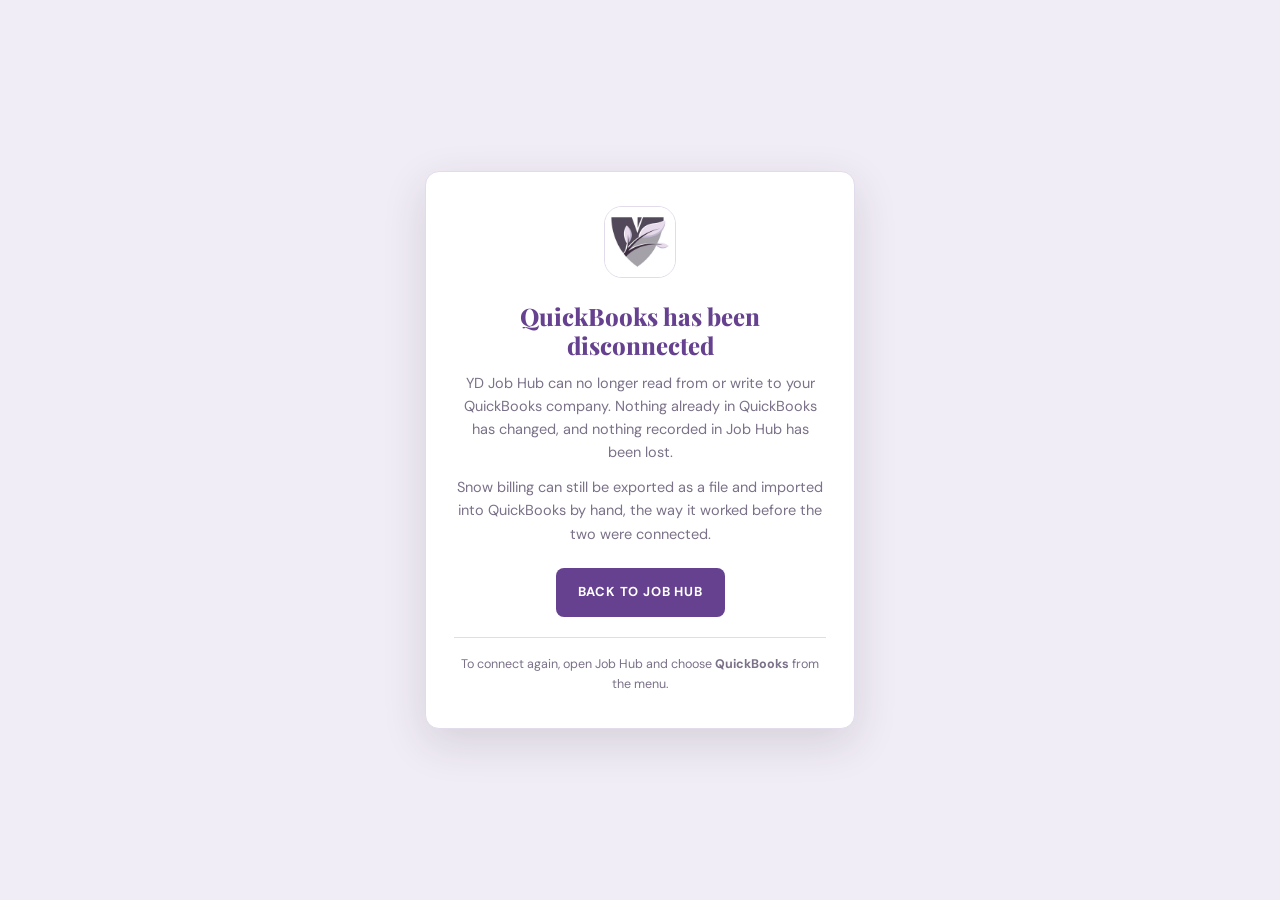
<file: disconnected.html>
<!doctype html>
<html lang="en">
<head>
<meta charset="utf-8">
<meta name="viewport" content="width=device-width, initial-scale=1">
<title>QuickBooks disconnected — YD Job Hub</title>
<link rel="icon" href="./icon-192.png">
<link rel="preconnect" href="https://fonts.googleapis.com">
<link href="https://fonts.googleapis.com/css2?family=Playfair+Display:wght@700;800&family=DM+Sans:wght@400;500;700&display=swap" rel="stylesheet">
<style>
  :root { --brand:#66418f; --brand-dark:#472c64; --accent-dark:#a8761f; --bg:#f1edf6;
          --surface:#fff; --text:#2b2433; --muted:#7b7188; --border:#e2dbec; }
  @media (prefers-color-scheme: dark) {
    :root:not([data-theme="light"]) { --bg:#0c0a0e; --surface:#171320; --text:#efe9f5;
      --muted:#9a8ea6; --border:#2b2436; --brand:#8a5fb8; }
  }
  * { box-sizing:border-box; margin:0; padding:0; }
  body { font-family:'DM Sans',system-ui,sans-serif; background:var(--bg); color:var(--text);
         line-height:1.6; min-height:100vh; display:flex; align-items:center;
         justify-content:center; padding:24px; }
  .card { background:var(--surface); border:1px solid var(--border); border-radius:14px;
          box-shadow:0 14px 44px rgba(43,36,51,.14); padding:34px 28px; max-width:430px;
          width:100%; text-align:center; }
  img { width:72px; height:72px; border-radius:18px; border:1px solid var(--border);
        margin-bottom:16px; }
  h1 { font-family:'Playfair Display',serif; font-size:24px; font-weight:800; color:var(--brand);
       line-height:1.2; }
  p { font-size:14.5px; color:var(--muted); margin-top:12px; }
  .btn { display:inline-block; margin-top:22px; padding:14px 22px; border-radius:8px;
         background:var(--brand); color:#fff; text-decoration:none; font-weight:700;
         font-size:13px; letter-spacing:.8px; text-transform:uppercase; }
  .btn:hover { background:var(--brand-dark); }
  .note { font-size:12.5px; margin-top:20px; padding-top:16px; border-top:1px solid var(--border); }
</style>
</head>
<body>
  <div class="card">
    <img src="./icon-192.png" alt="">
    <h1>QuickBooks has been disconnected</h1>
    <p>YD Job Hub can no longer read from or write to your QuickBooks company. Nothing already
    in QuickBooks has changed, and nothing recorded in Job Hub has been lost.</p>
    <p>Snow billing can still be exported as a file and imported into QuickBooks by hand, the
    way it worked before the two were connected.</p>
    <a class="btn" href="./">Back to Job Hub</a>
    <p class="note">To connect again, open Job Hub and choose <strong>QuickBooks</strong> from
    the menu.</p>
  </div>
</body>
</html>
</file>
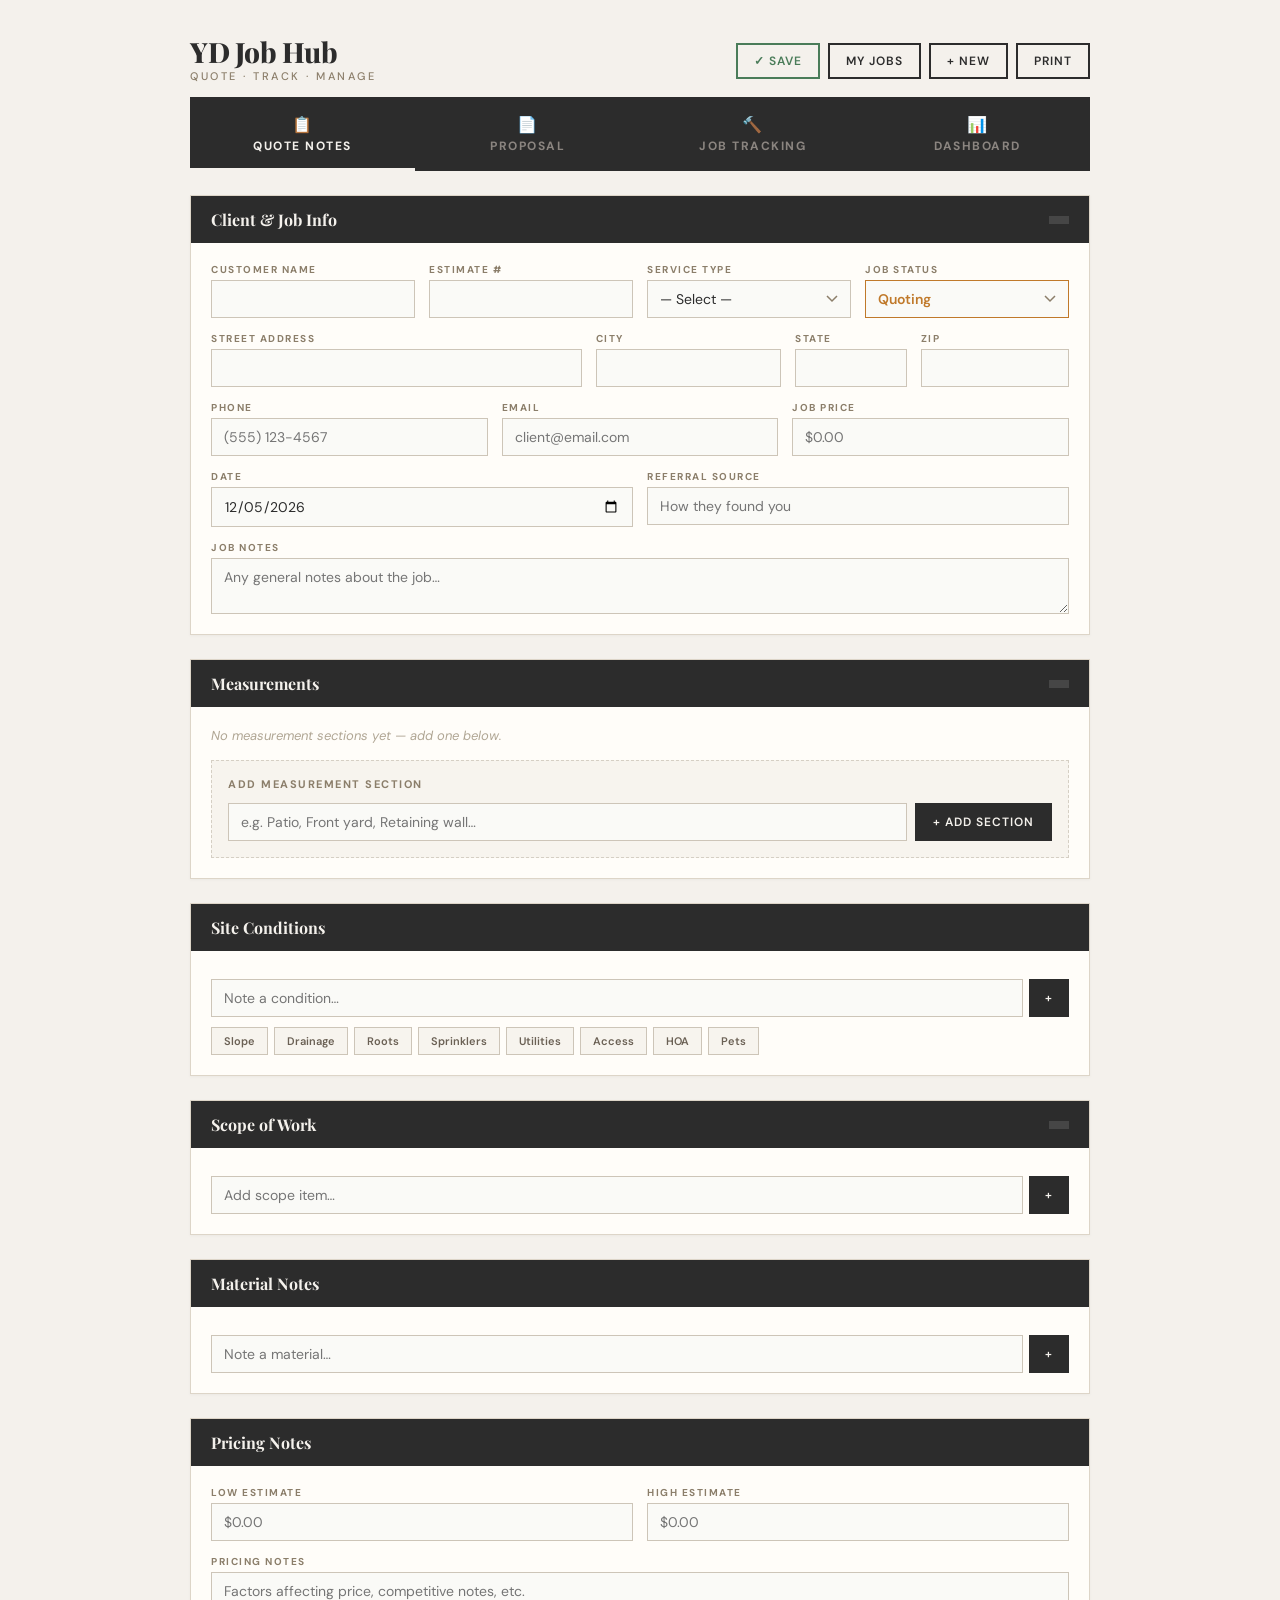
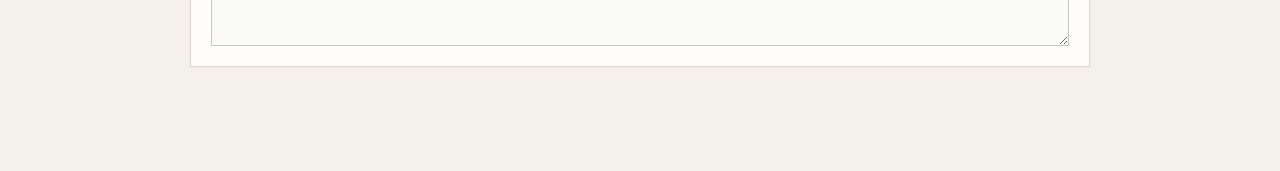
<file: index.html.html>
<!DOCTYPE html>
<html lang="en">
<head>
<meta charset="UTF-8">
<meta name="viewport" content="width=device-width, initial-scale=1.0">
<title>YD Job Hub — Quote · Track · Manage</title>
<link href="https://fonts.googleapis.com/css2?family=DM+Sans:wght@400;500;600;700&family=Playfair+Display:wght@600;700;800&display=swap" rel="stylesheet">
<style>
  *, *::before, *::after { box-sizing: border-box; margin: 0; padding: 0; }

  body {
    min-height: 100vh;
    background: #f4f1ec;
    font-family: 'DM Sans', sans-serif;
    color: #2c2c2c;
  }

  .page { max-width: 940px; margin: 0 auto; padding: 20px 20px 80px; }

  /* ---- Header ---- */
  .header {
    display: flex; align-items: center; justify-content: space-between;
    padding: 18px 0 14px; border-bottom: 3px solid #2c2c2c; margin-bottom: 0;
    flex-wrap: wrap; gap: 12px;
  }
  .logo { font-family: 'Playfair Display', serif; font-size: 28px; font-weight: 800; letter-spacing: -0.5px; line-height: 1; }
  .logo-sub { font-size: 11px; font-weight: 500; text-transform: uppercase; letter-spacing: 2.5px; color: #8b7e6a; margin-top: 3px; }
  .header-actions { display: flex; gap: 8px; flex-wrap: wrap; }

  /* ---- Buttons ---- */
  .btn {
    font-family: 'DM Sans', sans-serif; font-size: 12px; font-weight: 600;
    text-transform: uppercase; letter-spacing: 1px; padding: 8px 16px;
    border: 2px solid #2c2c2c; background: transparent; color: #2c2c2c;
    cursor: pointer; transition: all 0.15s;
  }
  .btn:hover { background: #2c2c2c; color: #f4f1ec; }
  .btn-filled { background: #2c2c2c; color: #f4f1ec; }
  .btn-filled:hover { background: #444; }
  .btn-danger { border-color: #a0522d; color: #a0522d; }
  .btn-danger:hover { background: #a0522d; color: #fff; }
  .btn-save { border-color: #4a7c59; color: #4a7c59; }
  .btn-save:hover { background: #4a7c59; color: #fff; }
  .btn-sm { padding: 5px 10px; font-size: 11px; }
  .btn-change { border-color: #c0792a; color: #c0792a; font-size: 10px; padding: 3px 8px; }
  .btn-change:hover { background: #c0792a; color: #fff; }

  .remove-btn {
    background: none; border: none; cursor: pointer;
    color: #b89a7a; font-size: 18px; padding: 2px 6px; line-height: 1;
  }
  .remove-btn:hover { color: #a0522d; }

  .dup-btn {
    background: none; border: none; cursor: pointer;
    color: #8b7e6a; font-size: 12px; padding: 2px 6px; line-height: 1;
    font-family: 'DM Sans', sans-serif; font-weight: 600; letter-spacing: 0.5px;
  }
  .dup-btn:hover { color: #4a7c59; }

  .row-actions { display: flex; gap: 0; align-items: center; white-space: nowrap; }

  td .inline-edit {
    font-family: 'DM Sans', sans-serif; font-size: 13px; padding: 4px 6px;
    border: 1px solid transparent; background: transparent; color: #2c2c2c;
    width: 100%; outline: none; border-radius: 0;
  }
  td .inline-edit:hover { border-color: #ddd5c8; background: #fafaf7; }
  td .inline-edit:focus { border-color: #8b7e6a; background: #fafaf7; }

  /* ---- Tab Bar ---- */
  .tab-bar {
    display: flex; background: #2c2c2c; margin-bottom: 24px;
  }
  .tab-btn {
    flex: 1; padding: 14px 10px; text-align: center;
    font-family: 'DM Sans', sans-serif; font-size: 12px; font-weight: 700;
    text-transform: uppercase; letter-spacing: 1.5px; color: #8b8580;
    background: none; border: none; cursor: pointer;
    border-bottom: 3px solid transparent; transition: all 0.15s;
  }
  .tab-btn:hover { color: #d0c8be; }
  .tab-btn.active { color: #f4f1ec; border-bottom-color: #f4f1ec; }
  .tab-btn .tab-icon { display: block; font-size: 16px; margin-bottom: 3px; }
  .tab-panel { display: none; }
  .tab-panel.active { display: block; }

  /* ---- Sections ---- */
  .section {
    background: #fffdf9; border: 1px solid #ddd5c8;
    margin-bottom: 24px; box-shadow: 0 1px 3px rgba(0,0,0,0.04);
  }
  .section-head {
    display: flex; align-items: center; justify-content: space-between;
    padding: 13px 20px; background: #2c2c2c; color: #f4f1ec;
  }
  .section-title { font-family: 'Playfair Display', serif; font-size: 16px; font-weight: 700; }
  .section-badge {
    font-family: 'DM Sans', sans-serif; font-size: 11px; font-weight: 600;
    letter-spacing: 1px; text-transform: uppercase;
    background: rgba(255,255,255,0.12); padding: 4px 10px;
  }
  .section-body { padding: 20px; }

  /* ---- Form fields ---- */
  .field { display: flex; flex-direction: column; gap: 4px; }
  .label {
    font-size: 10px; font-weight: 700; text-transform: uppercase;
    letter-spacing: 1.5px; color: #8b7e6a;
  }
  input, textarea, select {
    font-family: 'DM Sans', sans-serif; font-size: 14px; padding: 9px 12px;
    border: 1px solid #cdc5b8; background: #fafaf7; color: #2c2c2c;
    outline: none; width: 100%; border-radius: 0; -webkit-appearance: none; appearance: none;
  }
  select {
    background: #fafaf7 url("data:image/svg+xml,%3Csvg xmlns='http://www.w3.org/2000/svg' width='12' height='8'%3E%3Cpath d='M1 1l5 5 5-5' stroke='%238b7e6a' fill='none' stroke-width='1.5'/%3E%3C/svg%3E") no-repeat right 12px center;
    padding-right: 32px;
  }
  input:focus, textarea:focus, select:focus { border-color: #8b7e6a; }
  textarea { resize: vertical; }

  .service-tag {
    display: inline-block; font-size: 10px; font-weight: 700; text-transform: uppercase;
    letter-spacing: 0.8px; padding: 2px 8px; margin-right: 6px;
    background: #e8e2d8; color: #6b6155;
  }
  .change-tag {
    display: inline-block; font-size: 9px; font-weight: 700; text-transform: uppercase;
    letter-spacing: 0.8px; padding: 2px 7px; margin-left: 6px;
    background: #f5e6d0; color: #c0792a; border: 1px solid #e0c9a0;
  }

  /* ---- Grids ---- */
  .grid { display: grid; gap: 14px; }
  .g2 { grid-template-columns: 1fr 1fr; }
  .g3 { grid-template-columns: 1fr 1fr 1fr; }
  .g4 { grid-template-columns: 1fr 1fr 1fr 1fr; }
  .g-addr { grid-template-columns: 2fr 1fr 0.6fr 0.8fr; }
  .g-labor-add { grid-template-columns: 1fr 1.2fr 0.8fr 0.8fr; }
  .g-mat-add { grid-template-columns: 0.8fr 1.5fr 1fr 0.7fr; }
  .mt { margin-top: 14px; }

  @media (max-width: 640px) {
    .g2, .g3, .g4, .g-addr, .g-labor-add, .g-mat-add { grid-template-columns: 1fr; }
    .header { flex-direction: column; align-items: flex-start; }
    .summary-grid { grid-template-columns: 1fr 1fr !important; }
    .fin-grid { grid-template-columns: 1fr 1fr !important; }
    .tab-btn { font-size: 10px; letter-spacing: 1px; padding: 12px 4px; }
    .dash-table-wrap { font-size: 12px; }
  }

  /* ---- Tables ---- */
  table { width: 100%; border-collapse: collapse; }
  th {
    text-align: left; padding: 10px 12px; font-size: 10px; font-weight: 700;
    text-transform: uppercase; letter-spacing: 1.5px; color: #8b7e6a;
    border-bottom: 2px solid #ddd5c8;
  }
  td {
    padding: 10px 12px; font-size: 14px; border-bottom: 1px solid #eae5dc;
    font-family: 'DM Sans', sans-serif;
  }
  .bold { font-weight: 600; }
  .muted { color: #6b6155; }

  .add-area {
    background: #f7f4ee; border: 1px dashed #d5cfc4;
    padding: 16px; display: flex; flex-direction: column; gap: 12px;
  }
  .add-label {
    font-size: 11px; font-weight: 700; text-transform: uppercase;
    letter-spacing: 1.5px; color: #8b7e6a;
  }
  .empty-msg { color: #b0a694; font-size: 13px; font-style: italic; margin-bottom: 16px; }

  /* ---- Summary & Financials ---- */
  .summary-grid { display: grid; grid-template-columns: repeat(3, 1fr); gap: 16px; margin-bottom: 16px; }
  .fin-grid { display: grid; grid-template-columns: repeat(4, 1fr); gap: 12px; }
  .summary-card { background: #2c2c2c; color: #f4f1ec; padding: 18px 20px; text-align: center; }
  .summary-label { font-size: 10px; font-weight: 600; text-transform: uppercase; letter-spacing: 2px; color: #a09888; margin-bottom: 6px; }
  .summary-value { font-family: 'Playfair Display', serif; font-size: 22px; font-weight: 700; }
  .summary-sub { font-size: 12px; color: #7a7265; margin-top: 4px; }

  .fin-card { background: #fffdf9; border: 1px solid #ddd5c8; padding: 14px 16px; text-align: center; }
  .fin-label { font-size: 10px; font-weight: 700; text-transform: uppercase; letter-spacing: 1.5px; color: #8b7e6a; margin-bottom: 4px; }
  .fin-value { font-family: 'Playfair Display', serif; font-size: 18px; font-weight: 700; }
  .fin-value.positive { color: #4a7c59; }
  .fin-value.negative { color: #a0522d; }

  /* ---- Quote Notes specifics ---- */
  .chip-bar { display: flex; flex-wrap: wrap; gap: 6px; margin-top: 10px; }
  .chip {
    font-family: 'DM Sans', sans-serif; font-size: 11px; font-weight: 600;
    padding: 6px 12px; border: 1px solid #cdc5b8; background: #f7f4ee;
    color: #6b6155; cursor: pointer; transition: all 0.12s;
  }
  .chip:hover { background: #2c2c2c; color: #f4f1ec; border-color: #2c2c2c; }
  .bullet-item {
    display: flex; align-items: center; justify-content: space-between;
    padding: 8px 12px; background: #fafaf7; border: 1px solid #eae5dc;
    margin-bottom: 4px; font-size: 13px;
  }
  .meas-item {
    display: flex; align-items: center; justify-content: space-between;
    padding: 8px 12px; background: #fafaf7; border: 1px solid #eae5dc;
    margin-bottom: 4px; font-size: 13px;
  }
  .meas-tag {
    font-size: 10px; font-weight: 700; text-transform: uppercase;
    letter-spacing: 0.8px; padding: 2px 8px; margin-left: 8px;
  }
  .meas-tag.lf { background: #dbe8df; color: #3a6b45; }
  .meas-tag.sf { background: #d8e0f0; color: #3a4f7a; }

  /* Measurement sections */
  .meas-section {
    border: 1px solid #ddd5c8; margin-bottom: 12px; background: #fafaf7;
  }
  .meas-section-head {
    display: flex; align-items: center; justify-content: space-between;
    padding: 10px 14px; background: #e8e2d8; cursor: pointer; user-select: none;
  }
  .meas-section-head:hover { background: #ddd5c8; }
  .meas-section-name {
    font-family: 'Playfair Display', serif; font-size: 14px; font-weight: 700;
    color: #2c2c2c;
  }
  .meas-section-summary {
    font-size: 11px; font-weight: 600; color: #8b7e6a; letter-spacing: 0.5px;
  }
  .meas-section-body { padding: 12px 14px; }
  .meas-section-body.shut { display: none; }
  .meas-section-actions { display: flex; gap: 4px; align-items: center; }
  .meas-add-row {
    display: flex; gap: 6px; align-items: flex-end; flex-wrap: wrap; margin-top: 8px;
    padding-top: 8px; border-top: 1px dashed #ddd5c8;
  }
  .meas-add-row .field { flex: 1; min-width: 80px; }
  .meas-add-row select, .meas-add-row input { font-size: 13px; padding: 7px 10px; }
  .meas-sf-preview {
    font-size: 12px; color: #4a7c59; font-weight: 600; margin-top: 4px;
  }

  /* ---- Proposal checklist ---- */
  .proposal-item {
    display: flex; align-items: center; gap: 10px;
    padding: 10px 14px; background: #fafaf7; border: 1px solid #eae5dc;
    margin-bottom: 4px; font-size: 13px;
  }
  .proposal-item.ordered { background: #eef5ef; border-color: #c8deca; }
  .proposal-item input[type="checkbox"] {
    width: 18px; height: 18px; accent-color: #4a7c59; flex-shrink: 0;
    padding: 0; border: 2px solid #cdc5b8;
  }
  .proposal-item .item-name { flex: 1; }
  .proposal-item .item-name.checked { text-decoration: line-through; color: #8b7e6a; }

  /* ---- Upload zone ---- */
  .upload-zone {
    border: 2px dashed #cdc5b8; padding: 30px 20px; text-align: center;
    background: #f7f4ee; cursor: pointer; transition: all 0.15s;
  }
  .upload-zone:hover { border-color: #8b7e6a; background: #f0ece4; }
  .upload-zone .uz-icon { font-size: 32px; margin-bottom: 8px; }
  .upload-zone .uz-text { font-size: 13px; color: #8b7e6a; font-weight: 600; }
  .upload-zone .uz-sub { font-size: 11px; color: #b0a694; margin-top: 4px; }

  /* ---- Dashboard table ---- */
  .dash-table-wrap { overflow-x: auto; }
  .dash-table-wrap table th { cursor: pointer; user-select: none; white-space: nowrap; }
  .dash-table-wrap table th:hover { color: #2c2c2c; }
  .dash-table-wrap td { font-size: 13px; white-space: nowrap; }
  .dash-totals {
    display: grid; grid-template-columns: repeat(4, 1fr); gap: 12px; margin-bottom: 20px;
  }
  .dash-card {
    background: #2c2c2c; color: #f4f1ec; padding: 16px; text-align: center;
  }
  .dash-card .dc-label { font-size: 10px; font-weight: 600; text-transform: uppercase; letter-spacing: 1.5px; color: #a09888; margin-bottom: 4px; }
  .dash-card .dc-value { font-family: 'Playfair Display', serif; font-size: 20px; font-weight: 700; }
  .status-dot { display: inline-block; width: 8px; height: 8px; border-radius: 50%; margin-right: 6px; }
  .status-dot.quoting { background: #c0792a; }
  .status-dot.active { background: #4a7c59; }
  .status-dot.complete { background: #2c2c2c; }

  /* Status select color coding */
  select#jobStatusSelect { font-weight: 600; }
  select#jobStatusSelect.st-quoting { border-color: #c0792a; color: #c0792a; }
  select#jobStatusSelect.st-active { border-color: #4a7c59; color: #4a7c59; }
  select#jobStatusSelect.st-complete { border-color: #2c2c2c; color: #2c2c2c; }

  /* ---- Modal ---- */
  .modal-overlay {
    display: none; position: fixed; inset: 0; background: rgba(0,0,0,0.5);
    z-index: 1000; justify-content: center; align-items: center;
  }
  .modal-overlay.active { display: flex; }
  .modal {
    background: #fffdf9; border: 1px solid #ddd5c8; width: 90%; max-width: 620px;
    max-height: 85vh; display: flex; flex-direction: column;
    box-shadow: 0 12px 40px rgba(0,0,0,0.15);
  }
  .modal-head {
    padding: 16px 20px; background: #2c2c2c; color: #f4f1ec;
    display: flex; justify-content: space-between; align-items: center;
  }
  .modal-head h2 { font-family: 'Playfair Display', serif; font-size: 18px; font-weight: 700; margin: 0; }
  .modal-close { background: none; border: none; color: #f4f1ec; font-size: 22px; cursor: pointer; padding: 0 4px; }
  .modal-body { padding: 20px; overflow-y: auto; flex: 1; }

  .filter-bar { display: flex; gap: 8px; margin-bottom: 16px; flex-wrap: wrap; align-items: center; }
  .filter-bar select { max-width: 180px; font-size: 13px; padding: 7px 10px; }
  .filter-bar input { max-width: 200px; font-size: 13px; padding: 7px 10px; }

  .month-folder { margin-bottom: 12px; }
  .month-header {
    display: flex; align-items: center; justify-content: space-between;
    padding: 10px 14px; background: #e8e2d8; cursor: pointer;
    font-weight: 700; font-size: 13px; text-transform: uppercase;
    letter-spacing: 1.5px; color: #4a4035; user-select: none;
  }
  .month-header:hover { background: #ddd5c8; }
  .month-arrow { transition: transform 0.2s; display: inline-block; font-size: 10px; margin-right: 6px; }
  .month-arrow.shut { transform: rotate(-90deg); }
  .month-count {
    font-size: 11px; font-weight: 600; color: #8b7e6a;
    background: rgba(0,0,0,0.06); padding: 2px 8px; margin-left: auto;
  }
  .month-jobs.shut { display: none; }
  .job-list-item {
    display: flex; align-items: center; justify-content: space-between;
    padding: 12px 14px; border: 1px solid #ddd5c8; border-top: none;
    background: #fafaf7; cursor: pointer; transition: background 0.1s;
  }
  .job-list-item:hover { background: #f0ece4; }
  .job-list-item.active { border-color: #2c2c2c; border-width: 2px; }
  .job-list-name { font-weight: 600; font-size: 14px; }
  .job-list-meta { font-size: 12px; color: #8b7e6a; margin-top: 2px; }
  .job-list-actions { display: flex; gap: 6px; flex-shrink: 0; }

  /* ---- Print ---- */
  @media print {
    .header-actions, .add-area, .remove-btn, .dup-btn, .modal-overlay, .tab-bar, .upload-zone, .chip-bar { display: none !important; }
    body { background: #fff; }
    .section { box-shadow: none; break-inside: avoid; }
    .summary-card, .section-head, .dash-card { -webkit-print-color-adjust: exact; print-color-adjust: exact; }
    td .inline-edit { border: none !important; background: transparent !important; padding: 0; }
    .tab-panel { display: block !important; }
  }
</style>
</head>
<body>

<div class="page" id="app">
  <div class="header">
    <div>
      <div class="logo">YD Job Hub</div>
      <div class="logo-sub">Quote · Track · Manage</div>
    </div>
    <div class="header-actions">
      <button class="btn btn-save" onclick="saveJob()">&#10003; Save</button>
      <button class="btn" onclick="openManager()">My Jobs</button>
      <button class="btn" onclick="newJob()">+ New</button>
      <button class="btn" onclick="window.print()">Print</button>
    </div>
  </div>

  <!-- Tab Bar -->
  <div class="tab-bar">
    <button class="tab-btn active" onclick="switchTab('quote')"><span class="tab-icon">📋</span>Quote Notes</button>
    <button class="tab-btn" onclick="switchTab('proposal')"><span class="tab-icon">📄</span>Proposal</button>
    <button class="tab-btn" onclick="switchTab('tracking')"><span class="tab-icon">🔨</span>Job Tracking</button>
    <button class="tab-btn" onclick="switchTab('dashboard')"><span class="tab-icon">📊</span>Dashboard</button>
  </div>

  <!-- ============================================================ -->
  <!-- TAB 1: QUOTE NOTES -->
  <!-- ============================================================ -->
  <div class="tab-panel active" id="panel-quote">

    <!-- Client Info -->
    <div class="section">
      <div class="section-head">
        <span class="section-title">Client & Job Info</span>
        <span class="section-badge" id="estBadge"></span>
      </div>
      <div class="section-body">
        <div class="grid g4">
          <div class="field"><span class="label">Customer Name</span><input id="customerName" oninput="markDirty()"></div>
          <div class="field"><span class="label">Estimate #</span><input id="estimateNumber" oninput="updateEstBadge(); markDirty()"></div>
          <div class="field">
            <span class="label">Service Type</span>
            <select id="serviceType" onchange="onServiceChange(); markDirty()">
              <option value="">— Select —</option>
              <option value="Artificial Turf">Artificial Turf</option>
              <option value="Raised Garden Bed">Raised Garden Bed</option>
              <option value="Stone Edging">Stone Edging</option>
              <option value="Retaining Wall">Retaining Wall</option>
              <option value="Maintenance">Maintenance</option>
              <option value="Landscaping">Landscaping</option>
              <option value="Hardscaping">Hardscaping</option>
              <option value="Patio / Walkway">Patio / Walkway</option>
              <option value="Grading / Drainage">Grading / Drainage</option>
              <option value="Planting">Planting</option>
              <option value="Mulching">Mulching</option>
              <option value="Cleanup">Cleanup</option>
              <option value="Other">Other</option>
            </select>
          </div>
          <div class="field">
            <span class="label">Job Status</span>
            <select id="jobStatusSelect" onchange="onStatusChange(); markDirty()">
              <option value="quoting">Quoting</option>
              <option value="active">Active</option>
              <option value="complete">Complete</option>
            </select>
          </div>
        </div>
        <div id="customServiceWrap" class="mt" style="display:none">
          <div class="field"><span class="label">Custom Service Type</span><input id="customService" placeholder="Enter your service type…" oninput="markDirty()"></div>
        </div>
        <div class="grid g-addr mt">
          <div class="field"><span class="label">Street Address</span><input id="address" oninput="markDirty()"></div>
          <div class="field"><span class="label">City</span><input id="city" oninput="markDirty()"></div>
          <div class="field"><span class="label">State</span><input id="state" oninput="markDirty()"></div>
          <div class="field"><span class="label">Zip</span><input id="zip" oninput="markDirty()"></div>
        </div>
        <div class="grid g3 mt">
          <div class="field"><span class="label">Phone</span><input id="phone" type="tel" placeholder="(555) 123-4567" oninput="markDirty()"></div>
          <div class="field"><span class="label">Email</span><input id="email" type="email" placeholder="client@email.com" oninput="markDirty()"></div>
          <div class="field"><span class="label">Job Price</span><input id="jobPrice" placeholder="$0.00" oninput="updateSummary(); markDirty()"></div>
        </div>
        <div class="grid g2 mt">
          <div class="field"><span class="label">Date</span><input type="date" id="quoteDate" oninput="markDirty()"></div>
          <div class="field"><span class="label">Referral Source</span><input id="referral" placeholder="How they found you" oninput="markDirty()"></div>
        </div>
        <div class="mt">
          <div class="field"><span class="label">Job Notes</span><textarea id="notes" rows="2" placeholder="Any general notes about the job…" oninput="markDirty()"></textarea></div>
        </div>
      </div>
    </div>

    <!-- Measurements -->
    <div class="section">
      <div class="section-head">
        <span class="section-title">Measurements</span>
        <span class="section-badge" id="measBadge"></span>
      </div>
      <div class="section-body">
        <div id="measSectionsWrap"></div>
        <div class="add-area" style="margin-top:8px">
          <div class="add-label">Add Measurement Section</div>
          <div style="display:flex;gap:8px">
            <input id="newSectionName" placeholder="e.g. Patio, Front yard, Retaining wall…" style="flex:1" onkeydown="if(event.key==='Enter')addMeasSection()">
            <button class="btn btn-filled" onclick="addMeasSection()">+ Add Section</button>
          </div>
        </div>
      </div>
    </div>

    <!-- Site Conditions -->
    <div class="section">
      <div class="section-head">
        <span class="section-title">Site Conditions</span>
      </div>
      <div class="section-body">
        <div id="condWrap"></div>
        <div style="display:flex;gap:6px;margin-top:8px">
          <input id="condInput" placeholder="Note a condition…" onkeydown="if(event.key==='Enter')addCond()" style="flex:1">
          <button class="btn btn-filled" onclick="addCond()" style="padding:9px 14px">+</button>
        </div>
        <div class="chip-bar">
          <button class="chip" onclick="quickCond('Slope / Grade issue')">Slope</button>
          <button class="chip" onclick="quickCond('Drainage needed')">Drainage</button>
          <button class="chip" onclick="quickCond('Root removal')">Roots</button>
          <button class="chip" onclick="quickCond('Sprinkler lines present')">Sprinklers</button>
          <button class="chip" onclick="quickCond('Utility lines — call 811')">Utilities</button>
          <button class="chip" onclick="quickCond('Limited access')">Access</button>
          <button class="chip" onclick="quickCond('HOA approval needed')">HOA</button>
          <button class="chip" onclick="quickCond('Pets on property')">Pets</button>
        </div>
      </div>
    </div>

    <!-- Scope -->
    <div class="section">
      <div class="section-head">
        <span class="section-title">Scope of Work</span>
        <span class="section-badge" id="scopeBadge"></span>
      </div>
      <div class="section-body">
        <div id="scopeWrap"></div>
        <div style="display:flex;gap:6px;margin-top:8px">
          <input id="scopeInput" placeholder="Add scope item…" onkeydown="if(event.key==='Enter')addScope()" style="flex:1">
          <button class="btn btn-filled" onclick="addScope()" style="padding:9px 14px">+</button>
        </div>
      </div>
    </div>

    <!-- Materials Notes -->
    <div class="section">
      <div class="section-head">
        <span class="section-title">Material Notes</span>
      </div>
      <div class="section-body">
        <div id="matNotesWrap"></div>
        <div style="display:flex;gap:6px;margin-top:8px">
          <input id="matNoteInput" placeholder="Note a material…" onkeydown="if(event.key==='Enter')addMatNote()" style="flex:1">
          <button class="btn btn-filled" onclick="addMatNote()" style="padding:9px 14px">+</button>
        </div>
      </div>
    </div>

    <!-- Pricing Notes -->
    <div class="section">
      <div class="section-head">
        <span class="section-title">Pricing Notes</span>
      </div>
      <div class="section-body">
        <div class="grid g2">
          <div class="field"><span class="label">Low Estimate</span><input id="priceLow" placeholder="$0.00" oninput="markDirty()"></div>
          <div class="field"><span class="label">High Estimate</span><input id="priceHigh" placeholder="$0.00" oninput="markDirty()"></div>
        </div>
        <div class="mt">
          <div class="field"><span class="label">Pricing Notes</span><textarea id="pricingNotes" rows="3" placeholder="Factors affecting price, competitive notes, etc." oninput="markDirty()"></textarea></div>
        </div>
      </div>
    </div>
  </div>

  <!-- ============================================================ -->
  <!-- TAB 2: PROPOSAL DATA -->
  <!-- ============================================================ -->
  <div class="tab-panel" id="panel-proposal">

    <div class="section">
      <div class="section-head">
        <span class="section-title">Proposal Data</span>
        <span class="section-badge" id="proposalStatus"></span>
      </div>
      <div class="section-body">
        <div id="proposalContent">
          <div class="upload-zone" onclick="document.getElementById('proposalFileInput').click()">
            <div class="uz-icon">📄</div>
            <div class="uz-text">Upload Proposal JSON</div>
            <div class="uz-sub">The JSON file exported alongside your PDF proposal</div>
          </div>
          <input type="file" id="proposalFileInput" accept=".json" style="display:none" onchange="loadProposalFile(event)">
        </div>
      </div>
    </div>

    <!-- Quoted Materials Checklist (shown after upload) -->
    <div class="section" id="quotedMaterialsSection" style="display:none">
      <div class="section-head">
        <span class="section-title">Quoted Materials</span>
        <span class="section-badge" id="quotedMatBadge"></span>
      </div>
      <div class="section-body">
        <div id="quotedMatWrap"></div>
      </div>
    </div>

    <!-- Quoted Scope (shown after upload) -->
    <div class="section" id="quotedScopeSection" style="display:none">
      <div class="section-head">
        <span class="section-title">Quoted Scope of Work</span>
      </div>
      <div class="section-body">
        <div id="quotedScopeWrap"></div>
      </div>
    </div>

    <!-- Proposal Summary (shown after upload) -->
    <div class="section" id="quotedPricingSection" style="display:none">
      <div class="section-head">
        <span class="section-title">Proposal Pricing</span>
      </div>
      <div class="section-body">
        <div id="quotedPricingWrap"></div>
      </div>
    </div>
  </div>

  <!-- ============================================================ -->
  <!-- TAB 3: JOB TRACKING -->
  <!-- ============================================================ -->
  <div class="tab-panel" id="panel-tracking">

    <!-- Labor -->
    <div class="section">
      <div class="section-head">
        <span class="section-title">Labor Hours</span>
        <span class="section-badge" id="laborBadge"></span>
      </div>
      <div class="section-body">
        <div id="laborTableWrap"></div>
        <div class="add-area">
          <div class="add-label">Add Labor Entry</div>
          <div class="grid g-labor-add">
            <div class="field"><span class="label">Date</span><input type="date" id="labDate"></div>
            <div class="field"><span class="label">Worker Name</span><input id="labWorker" placeholder="Name"></div>
            <div class="field"><span class="label">Start Time</span><input type="time" id="labStart"></div>
            <div class="field"><span class="label">End Time</span><input type="time" id="labEnd"></div>
          </div>
          <div class="field"><span class="label">Description (optional)</span><input id="labDesc" placeholder="What was done?"></div>
          <div><button class="btn btn-filled" onclick="addLabor()">+ Add Entry</button></div>
        </div>
      </div>
    </div>

    <!-- Materials & Purchases -->
    <div class="section">
      <div class="section-head">
        <span class="section-title">Materials & Purchases</span>
        <span class="section-badge" id="matBadge"></span>
      </div>
      <div class="section-body">
        <div id="matTableWrap"></div>
        <div class="add-area">
          <div class="add-label">Add Material Purchase</div>
          <div class="grid g-mat-add">
            <div class="field"><span class="label">Date</span><input type="date" id="matDate"></div>
            <div class="field"><span class="label">Item / Description</span><input id="matItem" placeholder="e.g. 2x4 lumber"></div>
            <div class="field"><span class="label">Purchased From</span><input id="matLoc" placeholder="e.g. Home Depot"></div>
            <div class="field"><span class="label">Price</span><input type="number" step="0.01" id="matPrice" placeholder="0.00"></div>
          </div>
          <div><button class="btn btn-filled" onclick="addMaterial()">+ Add Purchase</button></div>
        </div>
      </div>
    </div>

    <!-- Financials -->
    <div class="section">
      <div class="section-head">
        <span class="section-title">Job Financials</span>
        <span class="section-badge">@ $25/hr</span>
      </div>
      <div class="section-body">
        <div class="fin-grid" id="financialsGrid"></div>
      </div>
    </div>

    <!-- Summary -->
    <div class="summary-grid" id="summaryGrid"></div>
  </div>

  <!-- ============================================================ -->
  <!-- TAB 4: DASHBOARD -->
  <!-- ============================================================ -->
  <div class="tab-panel" id="panel-dashboard">
    <div class="section">
      <div class="section-head">
        <span class="section-title">All Jobs Overview</span>
        <span class="section-badge" id="dashCount"></span>
      </div>
      <div class="section-body">
        <div class="dash-totals" id="dashTotals"></div>
        <div class="filter-bar">
          <select id="dashFilter" onchange="renderDashboard()">
            <option value="">All Services</option>
          </select>
          <select id="dashStatus" onchange="renderDashboard()">
            <option value="">All Statuses</option>
            <option value="quoting">Quoting</option>
            <option value="active">Active</option>
            <option value="complete">Complete</option>
          </select>
          <input id="dashSearch" placeholder="Search…" oninput="renderDashboard()" style="max-width:200px">
        </div>
        <div class="dash-table-wrap" id="dashTableWrap"></div>
      </div>
    </div>
  </div>
</div>

<!-- Job Manager Modal -->
<div class="modal-overlay" id="managerModal">
  <div class="modal">
    <div class="modal-head">
      <h2>My Jobs</h2>
      <button class="modal-close" onclick="closeManager()">×</button>
    </div>
    <div class="modal-body">
      <div class="filter-bar">
        <select id="filterService" onchange="renderJobList()">
          <option value="">All Services</option>
        </select>
        <input id="filterSearch" placeholder="Search jobs…" oninput="renderJobList()">
        <button class="btn btn-sm btn-save" onclick="exportAllJobs()" title="Export all jobs to a backup file">↓ Export</button>
        <button class="btn btn-sm" onclick="document.getElementById('importFileInput').click()" title="Import jobs from a backup file">↑ Import</button>
        <input type="file" id="importFileInput" accept=".json" style="display:none" onchange="importAllJobs(event)">
      </div>
      <div id="jobListBody"></div>
    </div>
  </div>
</div>

<script>
// ═══════════════════════════════════════════════════════════
// CONFIG & STATE
// ═══════════════════════════════════════════════════════════
const LABOR_RATE = 25;
const MONTHS = ['January','February','March','April','May','June','July','August','September','October','November','December'];
const STORAGE_PREFIX = 'ydjobhub_';

let currentJobId = null;
let labor = [];
let materials = [];
let measurements = [];
let conditions = [];
let scope = [];
let matNotes = [];
let proposalData = null; // parsed proposal JSON
let quotedMaterials = []; // {name, ordered: bool}
let jobStatus = 'quoting'; // quoting | active | complete
let dirty = false;
let collapsedMonths = {};
let dashSort = { col: 'name', asc: true };

const uid = () => Math.random().toString(36).slice(2, 9);

// ═══════════════════════════════════════════════════════════
// HELPERS
// ═══════════════════════════════════════════════════════════
function calcHours(s, e) {
  if (!s || !e) return 0;
  const [sh,sm] = s.split(':').map(Number);
  const [eh,em] = e.split(':').map(Number);
  const d = (eh*60+em-(sh*60+sm))/60;
  return d > 0 ? d : 0;
}
function fmtHrs(h) { return h > 0 ? h.toFixed(1) : '—'; }
function fmtMoney(v) { const n = parseFloat(v); return isNaN(n) || n === 0 ? '$0.00' : '$' + n.toLocaleString('en-US', {minimumFractionDigits:2, maximumFractionDigits:2}); }
function parseMoney(s) { return parseFloat(String(s).replace(/[$,]/g,'')) || 0; }
function esc(s) { const d = document.createElement('div'); d.textContent = s; return d.innerHTML; }

function onServiceChange() {
  document.getElementById('customServiceWrap').style.display =
    document.getElementById('serviceType').value === 'Other' ? '' : 'none';
}
function getServiceLabel() {
  const v = document.getElementById('serviceType').value;
  if (v === 'Other') return document.getElementById('customService').value.trim() || 'Other';
  return v;
}

function onStatusChange() {
  const sel = document.getElementById('jobStatusSelect');
  jobStatus = sel.value;
  sel.className = 'st-' + jobStatus;
}

function syncStatusSelect() {
  const sel = document.getElementById('jobStatusSelect');
  sel.value = jobStatus;
  sel.className = 'st-' + jobStatus;
}

// ═══════════════════════════════════════════════════════════
// TAB SWITCHING
// ═══════════════════════════════════════════════════════════
function switchTab(name) {
  document.querySelectorAll('.tab-btn').forEach((b, i) => {
    const tabs = ['quote','proposal','tracking','dashboard'];
    b.classList.toggle('active', tabs[i] === name);
  });
  document.querySelectorAll('.tab-panel').forEach(p => p.classList.remove('active'));
  document.getElementById('panel-' + name).classList.add('active');
  if (name === 'dashboard') renderDashboard();
}

// ═══════════════════════════════════════════════════════════
// QUOTE NOTES — MEASUREMENT SECTIONS
// ═══════════════════════════════════════════════════════════
// measurements is now an array of sections: [{id, name, collapsed, items: [{id, label, type, value, display}]}]

function addMeasSection() {
  const name = document.getElementById('newSectionName').value.trim();
  if (!name) return;
  measurements.push({ id: uid(), name, collapsed: false, items: [] });
  document.getElementById('newSectionName').value = '';
  renderMeas(); markDirty();
}

function rmMeasSection(secId) {
  if (!confirm('Delete this entire section and all its measurements?')) return;
  measurements = measurements.filter(s => s.id !== secId);
  renderMeas(); markDirty();
}

function toggleMeasSection(secId) {
  const sec = measurements.find(s => s.id === secId);
  if (sec) { sec.collapsed = !sec.collapsed; renderMeas(); }
}

function addMeasToSection(secId) {
  const sec = measurements.find(s => s.id === secId);
  if (!sec) return;
  const labelEl = document.getElementById('measLabel_' + secId);
  const typeEl = document.getElementById('measType_' + secId);
  const label = labelEl.value.trim();
  const type = typeEl.value;
  if (!label) { labelEl.focus(); return; }

  let value, display;
  if (type === 'sf') {
    const l = parseFloat(document.getElementById('measSfL_' + secId).value) || 0;
    const w = parseFloat(document.getElementById('measSfW_' + secId).value) || 0;
    if (l <= 0 || w <= 0) return;
    value = l * w;
    display = l + ' × ' + w + ' = ' + value.toFixed(1) + ' sq ft';
  } else {
    const len = parseFloat(document.getElementById('measLf_' + secId).value) || 0;
    if (len <= 0) return;
    value = len;
    display = value + ' LF';
  }

  sec.items.push({ id: uid(), label, type, value, display });
  renderMeas(); markDirty();
}

function rmMeasItem(secId, itemId) {
  const sec = measurements.find(s => s.id === secId);
  if (sec) { sec.items = sec.items.filter(m => m.id !== itemId); renderMeas(); markDirty(); }
}

function onMeasTypeChange(secId) {
  const type = document.getElementById('measType_' + secId).value;
  const lfField = document.getElementById('measLfWrap_' + secId);
  const sfFields = document.getElementById('measSfWrap_' + secId);
  const preview = document.getElementById('measPrev_' + secId);
  if (type === 'sf') {
    lfField.style.display = 'none';
    sfFields.style.display = '';
  } else {
    lfField.style.display = '';
    sfFields.style.display = 'none';
  }
  if (preview) preview.textContent = '';
}

function updateSfPreview(secId) {
  const l = parseFloat(document.getElementById('measSfL_' + secId).value) || 0;
  const w = parseFloat(document.getElementById('measSfW_' + secId).value) || 0;
  const prev = document.getElementById('measPrev_' + secId);
  if (prev) prev.textContent = (l > 0 && w > 0) ? (l + ' × ' + w + ' = ' + (l*w).toFixed(1) + ' sq ft') : '';
}

function renderMeas() {
  const wrap = document.getElementById('measSectionsWrap');
  if (!measurements.length) {
    wrap.innerHTML = '<p class="empty-msg">No measurement sections yet — add one below.</p>';
    document.getElementById('measBadge').textContent = '';
    return;
  }

  let allLf = 0, allSf = 0;

  wrap.innerHTML = measurements.map(sec => {
    const secLf = sec.items.filter(m=>m.type==='lf').reduce((s,m)=>s+m.value,0);
    const secSf = sec.items.filter(m=>m.type==='sf').reduce((s,m)=>s+m.value,0);
    allLf += secLf; allSf += secSf;
    const parts = [];
    if (secLf > 0) parts.push(secLf.toFixed(1) + ' LF');
    if (secSf > 0) parts.push(secSf.toFixed(1) + ' SF');
    const summary = parts.length ? parts.join(' · ') : 'No measurements';

    let itemsHtml = '';
    if (sec.items.length) {
      itemsHtml = sec.items.map(m =>
        '<div class="meas-item"><span><strong>' + esc(m.label) + '</strong> — ' + esc(m.display) + '</span>' +
        '<span><span class="meas-tag ' + m.type + '">' + m.type.toUpperCase() + '</span>' +
        '<button class="remove-btn" onclick="rmMeasItem(\'' + sec.id + '\',\'' + m.id + '\')">×</button></span></div>'
      ).join('');
    }

    const addRow = '<div class="meas-add-row">' +
      '<div class="field" style="min-width:100px"><span class="label">Label</span><input id="measLabel_'+sec.id+'" placeholder="e.g. North edge" onkeydown="if(event.key===\'Enter\')addMeasToSection(\''+sec.id+'\')"></div>' +
      '<div class="field" style="min-width:80px;max-width:120px"><span class="label">Type</span>' +
        '<select id="measType_'+sec.id+'" onchange="onMeasTypeChange(\''+sec.id+'\')">' +
          '<option value="lf">Linear Ft</option><option value="sf">Square Ft</option></select></div>' +
      '<div class="field" style="min-width:70px;max-width:90px" id="measLfWrap_'+sec.id+'"><span class="label">Length</span><input type="number" step="0.1" id="measLf_'+sec.id+'" placeholder="0"></div>' +
      '<div style="display:none" id="measSfWrap_'+sec.id+'">' +
        '<div style="display:flex;gap:6px">' +
          '<div class="field" style="min-width:60px"><span class="label">Length</span><input type="number" step="0.1" id="measSfL_'+sec.id+'" placeholder="0" oninput="updateSfPreview(\''+sec.id+'\')"></div>' +
          '<div class="field" style="min-width:60px"><span class="label">Width</span><input type="number" step="0.1" id="measSfW_'+sec.id+'" placeholder="0" oninput="updateSfPreview(\''+sec.id+'\')"></div>' +
        '</div>' +
        '<div class="meas-sf-preview" id="measPrev_'+sec.id+'"></div>' +
      '</div>' +
      '<div style="padding-top:18px"><button class="btn btn-filled btn-sm" onclick="addMeasToSection(\''+sec.id+'\')">+</button></div>' +
    '</div>';

    return '<div class="meas-section">' +
      '<div class="meas-section-head" onclick="toggleMeasSection(\'' + sec.id + '\')">' +
        '<div><span class="month-arrow' + (sec.collapsed ? ' shut' : '') + '">▼</span> ' +
          '<span class="meas-section-name">' + esc(sec.name) + '</span></div>' +
        '<div class="meas-section-actions" onclick="event.stopPropagation()">' +
          '<span class="meas-section-summary">' + summary + ' · ' + sec.items.length + ' item' + (sec.items.length!==1?'s':'') + '</span>' +
          '<button class="remove-btn" onclick="rmMeasSection(\'' + sec.id + '\')" title="Delete section">×</button>' +
        '</div>' +
      '</div>' +
      '<div class="meas-section-body' + (sec.collapsed ? ' shut' : '') + '">' +
        itemsHtml + addRow +
      '</div></div>';
  }).join('');

  // Totals badge
  const badgeParts = [];
  if (allLf > 0) badgeParts.push(allLf.toFixed(1) + ' LF');
  if (allSf > 0) badgeParts.push(allSf.toFixed(1) + ' SF');
  document.getElementById('measBadge').textContent = badgeParts.join(' · ') || '';
}

// ═══════════════════════════════════════════════════════════
// QUOTE NOTES — BULLET LISTS (conditions, scope, mat notes)
// ═══════════════════════════════════════════════════════════
function renderBullets(arr, wrapId) {
  const w = document.getElementById(wrapId);
  if (!arr.length) { w.innerHTML = ''; return; }
  w.innerHTML = arr.map((item, i) =>
    '<div class="bullet-item"><span>' + esc(item) + '</span>' +
    '<button class="remove-btn" onclick="rmBullet(\'' + wrapId + '\',' + i + ')">×</button></div>'
  ).join('');
}

function rmBullet(wrapId, i) {
  if (wrapId === 'condWrap') conditions.splice(i, 1);
  else if (wrapId === 'scopeWrap') scope.splice(i, 1);
  else if (wrapId === 'matNotesWrap') matNotes.splice(i, 1);
  renderBullets(wrapId === 'condWrap' ? conditions : wrapId === 'scopeWrap' ? scope : matNotes, wrapId);
  updateScopeBadge(); markDirty();
}

function addCond() {
  const v = document.getElementById('condInput').value.trim();
  if (!v) return;
  conditions.push(v);
  document.getElementById('condInput').value = '';
  renderBullets(conditions, 'condWrap'); markDirty();
}
function quickCond(text) { conditions.push(text); renderBullets(conditions, 'condWrap'); markDirty(); }

function addScope() {
  const v = document.getElementById('scopeInput').value.trim();
  if (!v) return;
  scope.push(v);
  document.getElementById('scopeInput').value = '';
  renderBullets(scope, 'scopeWrap'); updateScopeBadge(); markDirty();
}
function updateScopeBadge() {
  document.getElementById('scopeBadge').textContent = scope.length ? scope.length + ' items' : '';
}

function addMatNote() {
  const v = document.getElementById('matNoteInput').value.trim();
  if (!v) return;
  matNotes.push(v);
  document.getElementById('matNoteInput').value = '';
  renderBullets(matNotes, 'matNotesWrap'); markDirty();
}

// ═══════════════════════════════════════════════════════════
// PROPOSAL DATA — UPLOAD & CHECKLIST
// ═══════════════════════════════════════════════════════════
function loadProposalFile(event) {
  const file = event.target.files[0];
  if (!file) return;
  const reader = new FileReader();
  reader.onload = function(e) {
    try {
      proposalData = JSON.parse(e.target.result);
      // Build quoted materials checklist
      if (proposalData.materials && Array.isArray(proposalData.materials)) {
        quotedMaterials = proposalData.materials.map(m => ({
          id: uid(),
          name: typeof m === 'string' ? m : (m.name || m.item || m.description || JSON.stringify(m)),
          quantity: m.quantity || '',
          ordered: false
        }));
      }
      // Auto-fill job price if present
      if (proposalData.totalPrice || proposalData.total || proposalData.jobPrice) {
        const price = proposalData.totalPrice || proposalData.total || proposalData.jobPrice;
        document.getElementById('jobPrice').value = price;
      }
      // Auto-fill client info from proposal
      if (proposalData.clientName && !document.getElementById('customerName').value.trim()) {
        document.getElementById('customerName').value = proposalData.clientName;
      }
      if (proposalData.address) {
        // Try to parse "street, city, state zip" format
        const addrParts = proposalData.address.split(',').map(s => s.trim());
        if (addrParts.length >= 2 && !document.getElementById('address').value.trim()) {
          document.getElementById('address').value = addrParts[0];
          // Parse "City, ST 12345" or "City, State 12345"
          if (addrParts.length >= 2) {
            const cityStateZip = addrParts.slice(1).join(',').trim();
            const match = cityStateZip.match(/^(.+?),?\s+([A-Z]{2})\s+(\d{5}(-\d{4})?)$/i);
            if (match) {
              document.getElementById('city').value = match[1].trim();
              document.getElementById('state').value = match[2].trim();
              document.getElementById('zip').value = match[3].trim();
            } else {
              // Simpler: "City, ST ZIP" without second comma
              const simple = addrParts[1].trim();
              const sMatch = simple.match(/^(.+?)\s+([A-Z]{2})\s+(\d{5}(-\d{4})?)$/i);
              if (sMatch) {
                document.getElementById('city').value = sMatch[1].trim();
                document.getElementById('state').value = sMatch[2].trim();
                document.getElementById('zip').value = sMatch[3].trim();
              } else {
                document.getElementById('city').value = simple;
              }
            }
          }
        }
      }
      if (proposalData.serviceType && !document.getElementById('serviceType').value) {
        const sel = document.getElementById('serviceType');
        const opts = [...sel.options].map(o => o.value);
        if (opts.includes(proposalData.serviceType)) {
          sel.value = proposalData.serviceType;
        } else {
          sel.value = 'Other';
          document.getElementById('customService').value = proposalData.serviceType;
          document.getElementById('customServiceWrap').style.display = '';
        }
      }
      if (proposalData.estimateNumber && !document.getElementById('estimateNumber').value.trim()) {
        document.getElementById('estimateNumber').value = proposalData.estimateNumber;
        updateEstBadge();
      }
      // Auto-fill scope if present
      if (proposalData.scope && Array.isArray(proposalData.scope) && scope.length === 0) {
        scope = [...proposalData.scope];
        renderBullets(scope, 'scopeWrap');
        updateScopeBadge();
      }
      renderProposal();
      markDirty();
      showToast('Proposal loaded!');
    } catch (err) {
      showToast('Error reading JSON file');
      console.error(err);
    }
  };
  reader.readAsText(file);
}

function renderProposal() {
  if (!proposalData) return;

  // Show sections
  document.getElementById('quotedMaterialsSection').style.display = '';
  document.getElementById('quotedScopeSection').style.display = proposalData.scope ? '' : 'none';
  document.getElementById('quotedPricingSection').style.display = '';

  // Status
  const ordered = quotedMaterials.filter(m => m.ordered).length;
  document.getElementById('proposalStatus').textContent = ordered + '/' + quotedMaterials.length + ' ordered';

  // Replace upload zone with loaded info
  const clientLine = proposalData.clientName ? esc(proposalData.clientName) : '';
  const addrLine = proposalData.address ? esc(proposalData.address) : '';
  const projLine = esc(proposalData.projectName || proposalData.title || 'Proposal');

  document.getElementById('proposalContent').innerHTML =
    '<div style="display:flex;align-items:center;justify-content:space-between;padding:14px 16px;background:#eef5ef;border:1px solid #c8deca">' +
    '<div>' +
      '<strong style="font-size:15px">' + projLine + '</strong>' +
      (clientLine ? '<div style="font-size:13px;color:#2c2c2c;margin-top:3px;font-weight:600">' + clientLine + '</div>' : '') +
      (addrLine ? '<div style="font-size:12px;color:#6b6155;margin-top:1px">' + addrLine + '</div>' : '') +
    '</div>' +
    '<button class="btn btn-sm btn-danger" onclick="clearProposal()">Remove</button></div>';

  // Quoted materials checklist
  renderQuotedMaterials();

  // Quoted scope
  if (proposalData.scope && Array.isArray(proposalData.scope)) {
    document.getElementById('quotedScopeWrap').innerHTML = proposalData.scope.map(s =>
      '<div class="bullet-item"><span>' + esc(s) + '</span></div>'
    ).join('');
  }

  // Pricing
  const pricing = [];
  if (proposalData.totalPrice || proposalData.total || proposalData.jobPrice)
    pricing.push({ label: 'Total Price', value: fmtMoney(proposalData.totalPrice || proposalData.total || proposalData.jobPrice) });
  if (proposalData.materialTotal) pricing.push({ label: 'Materials Total', value: fmtMoney(proposalData.materialTotal) });
  if (proposalData.laborTotal) pricing.push({ label: 'Labor Total', value: fmtMoney(proposalData.laborTotal) });
  if (proposalData.paymentTerms) pricing.push({ label: 'Payment Terms', value: esc(proposalData.paymentTerms) });

  document.getElementById('quotedPricingWrap').innerHTML = pricing.length ?
    '<div class="grid g2">' + pricing.map(p =>
      '<div style="padding:12px;background:#fafaf7;border:1px solid #eae5dc"><div class="label" style="margin-bottom:4px">' + p.label + '</div><div style="font-weight:600;font-size:16px">' + p.value + '</div></div>'
    ).join('') + '</div>' : '<p class="empty-msg">No pricing data in proposal.</p>';
}

function renderQuotedMaterials() {
  const w = document.getElementById('quotedMatWrap');
  if (!quotedMaterials.length) { w.innerHTML = '<p class="empty-msg">No materials in proposal.</p>'; return; }
  w.innerHTML = quotedMaterials.map(m =>
    '<div class="proposal-item' + (m.ordered ? ' ordered' : '') + '">' +
    '<input type="checkbox" ' + (m.ordered ? 'checked' : '') + ' onchange="toggleQuotedMat(\'' + m.id + '\')">' +
    '<span class="item-name' + (m.ordered ? ' checked' : '') + '">' + esc(m.name) +
    (m.quantity ? ' <span style="color:#8b7e6a;font-size:12px">(' + esc(String(m.quantity)) + ')</span>' : '') +
    '</span>' +
    (m.ordered ? '<span style="color:#4a7c59;font-size:11px;font-weight:700">ORDERED</span>' : '') +
    '</div>'
  ).join('');

  const ordered = quotedMaterials.filter(m => m.ordered).length;
  document.getElementById('quotedMatBadge').textContent = ordered + '/' + quotedMaterials.length + ' ordered';
  document.getElementById('proposalStatus').textContent = ordered + '/' + quotedMaterials.length + ' ordered';
}

function toggleQuotedMat(id) {
  const m = quotedMaterials.find(x => x.id === id);
  if (m) { m.ordered = !m.ordered; renderQuotedMaterials(); markDirty(); }
}

function clearProposal() {
  if (!confirm('Remove proposal data? Material tracking will be cleared.')) return;
  proposalData = null;
  quotedMaterials = [];
  document.getElementById('quotedMaterialsSection').style.display = 'none';
  document.getElementById('quotedScopeSection').style.display = 'none';
  document.getElementById('quotedPricingSection').style.display = 'none';
  document.getElementById('proposalStatus').textContent = '';
  document.getElementById('proposalContent').innerHTML =
    '<div class="upload-zone" onclick="document.getElementById(\'proposalFileInput\').click()">' +
    '<div class="uz-icon">📄</div><div class="uz-text">Upload Proposal JSON</div>' +
    '<div class="uz-sub">The JSON file exported alongside your PDF proposal</div></div>' +
    '<input type="file" id="proposalFileInput" accept=".json" style="display:none" onchange="loadProposalFile(event)">';
  markDirty();
}

// ═══════════════════════════════════════════════════════════
// JOB TRACKING — LABOR
// ═══════════════════════════════════════════════════════════
function renderLabor() {
  const w = document.getElementById('laborTableWrap');
  if (!labor.length) {
    w.innerHTML = '<p class="empty-msg">No labor entries yet — add one below.</p>';
  } else {
    let h = '<div style="overflow-x:auto;margin-bottom:16px"><table><thead><tr>';
    ['Date','Worker','Start','End','Hours','Description',''].forEach(t =>
      h += '<th' + (t==='' ? ' style="width:72px"' : '') + '>' + t + '</th>');
    h += '</tr></thead><tbody>';
    labor.forEach((e, i) => {
      const hrs = calcHours(e.start, e.end);
      h += '<tr>' +
        '<td><input class="inline-edit" type="date" value="'+(e.date||'')+'" onchange="editLabor('+i+',\'date\',this.value)"></td>' +
        '<td><input class="inline-edit" style="font-weight:600" value="'+esc(e.worker)+'" onchange="editLabor('+i+',\'worker\',this.value)"></td>' +
        '<td><input class="inline-edit" type="time" value="'+(e.start||'')+'" onchange="editLabor('+i+',\'start\',this.value)"></td>' +
        '<td><input class="inline-edit" type="time" value="'+(e.end||'')+'" onchange="editLabor('+i+',\'end\',this.value)"></td>' +
        '<td class="bold">'+fmtHrs(hrs)+'</td>' +
        '<td><input class="inline-edit" value="'+esc(e.desc||'')+'" placeholder="—" onchange="editLabor('+i+',\'desc\',this.value)"></td>' +
        '<td><div class="row-actions">' +
          '<button class="dup-btn" onclick="dupLabor('+i+')" title="Duplicate">DUP</button>' +
          '<button class="remove-btn" onclick="rmLabor(\''+e.id+'\')" title="Remove">×</button>' +
        '</div></td></tr>';
    });
    h += '</tbody></table></div>';
    w.innerHTML = h;
  }
  updateBadges(); updateSummary();
}

function editLabor(i, f, v) {
  labor[i][f] = v;
  if (f === 'start' || f === 'end') renderLabor();
  markDirty();
}
function dupLabor(i) {
  labor.splice(i+1, 0, { ...labor[i], id: uid() });
  renderLabor(); markDirty();
  showToast('Labor entry duplicated');
}

function addLabor() {
  const date = document.getElementById('labDate').value;
  const worker = document.getElementById('labWorker').value.trim();
  if (!date || !worker) return;
  labor.push({ id: uid(), date, worker,
    start: document.getElementById('labStart').value,
    end: document.getElementById('labEnd').value,
    desc: document.getElementById('labDesc').value.trim()
  });
  ['labDate','labWorker','labStart','labEnd','labDesc'].forEach(id => document.getElementById(id).value = '');
  renderLabor(); markDirty();
}
function rmLabor(id) { labor = labor.filter(e => e.id !== id); renderLabor(); markDirty(); }

// ═══════════════════════════════════════════════════════════
// JOB TRACKING — MATERIALS (with change order detection)
// ═══════════════════════════════════════════════════════════
function isChangeOrder(itemName) {
  if (!proposalData || !quotedMaterials.length) return false;
  const lower = itemName.toLowerCase().trim();
  return !quotedMaterials.some(qm => {
    const qLower = qm.name.toLowerCase().trim();
    // Fuzzy: check if either contains the other, or they share significant words
    if (qLower.includes(lower) || lower.includes(qLower)) return true;
    const qWords = qLower.split(/\s+/).filter(w => w.length > 3);
    const iWords = lower.split(/\s+/).filter(w => w.length > 3);
    const shared = qWords.filter(w => iWords.includes(w));
    return shared.length >= 2 || (shared.length >= 1 && (qWords.length <= 2 || iWords.length <= 2));
  });
}

function renderMaterials() {
  const w = document.getElementById('matTableWrap');
  if (!materials.length) {
    w.innerHTML = '<p class="empty-msg">No materials yet — add one below.</p>';
  } else {
    let h = '<div style="overflow-x:auto;margin-bottom:16px"><table><thead><tr>';
    ['Date','Item / Description','Purchased From','Price',''].forEach(t =>
      h += '<th' + (t==='' ? ' style="width:36px"' : '') + '>' + t + '</th>');
    h += '</tr></thead><tbody>';
    materials.forEach(e => {
      const co = isChangeOrder(e.item);
      h += '<tr' + (co ? ' style="background:#fef8f0"' : '') + '>' +
        '<td>'+(e.date||'—')+'</td>' +
        '<td class="bold">'+esc(e.item) + (co ? '<span class="change-tag">Change Order</span>' : '') + '</td>' +
        '<td>'+esc(e.location||'—')+'</td>' +
        '<td class="bold">'+(e.price ? fmtMoney(e.price) : '—')+'</td>' +
        '<td><button class="remove-btn" onclick="rmMaterial(\''+e.id+'\')">×</button></td>' +
        '</tr>';
    });
    h += '</tbody></table></div>';
    w.innerHTML = h;
  }
  updateBadges(); updateSummary();
}

function addMaterial() {
  const item = document.getElementById('matItem').value.trim();
  if (!item) return;
  materials.push({ id: uid(), item,
    date: document.getElementById('matDate').value,
    location: document.getElementById('matLoc').value.trim(),
    price: document.getElementById('matPrice').value
  });
  ['matDate','matItem','matLoc','matPrice'].forEach(id => document.getElementById(id).value = '');
  renderMaterials(); markDirty();
}
function rmMaterial(id) { materials = materials.filter(e => e.id !== id); renderMaterials(); markDirty(); }

// ═══════════════════════════════════════════════════════════
// BADGES, SUMMARY & FINANCIALS
// ═══════════════════════════════════════════════════════════
function updateEstBadge() {
  const e = document.getElementById('estimateNumber').value.trim();
  document.getElementById('estBadge').textContent = e ? 'Est #'+e : '';
}

function updateBadges() {
  const th = labor.reduce((s,e) => s + calcHours(e.start, e.end), 0);
  const tm = materials.reduce((s,e) => s + (parseFloat(e.price)||0), 0);
  document.getElementById('laborBadge').textContent = th > 0 ? th.toFixed(1)+' hrs total' : '';
  document.getElementById('matBadge').textContent = tm > 0 ? fmtMoney(tm)+' total' : '';
}

function updateSummary() {
  const totalHrs = labor.reduce((s,e) => s + calcHours(e.start, e.end), 0);
  const totalMat = materials.reduce((s,e) => s + (parseFloat(e.price)||0), 0);
  const jp = document.getElementById('jobPrice').value.trim();
  const est = document.getElementById('estimateNumber').value.trim();
  const jobPrice = parseMoney(jp);

  // Change order total
  const coTotal = materials.filter(e => isChangeOrder(e.item)).reduce((s,e) => s + (parseFloat(e.price)||0), 0);

  document.getElementById('summaryGrid').innerHTML = [
    { label:'Total Labor', value: totalHrs.toFixed(1)+' hours', sub: labor.length+' entries' },
    { label:'Total Materials', value: fmtMoney(totalMat), sub: coTotal > 0 ? fmtMoney(coTotal)+' in change orders' : materials.length+' purchases' },
    { label:'Job Price', value: jobPrice > 0 ? fmtMoney(jobPrice) : '—', sub: est ? 'Est #'+est : 'No estimate #' },
  ].map(c => '<div class="summary-card"><div class="summary-label">'+c.label+'</div><div class="summary-value">'+c.value+'</div><div class="summary-sub">'+c.sub+'</div></div>').join('');

  const laborCost = totalHrs * LABOR_RATE;
  const overhead = laborCost + totalMat;
  const net = jobPrice - overhead;
  const perHr = totalHrs > 0 ? net / totalHrs : 0;
  const hasPrice = jobPrice > 0;
  const hasHrs = totalHrs > 0;

  document.getElementById('financialsGrid').innerHTML = [
    { label:'Labor Cost', value: fmtMoney(laborCost), cls:'', sub: totalHrs.toFixed(1)+' hrs × $'+LABOR_RATE },
    { label:'Total Overhead', value: fmtMoney(overhead), cls:'', sub: 'Labor + Materials' },
    { label:'Net Profit', value: (net<0?'-':'')+fmtMoney(Math.abs(net)), cls: hasPrice?(net>=0?'positive':'negative'):'', sub: hasPrice ? (net/jobPrice*100).toFixed(1)+'% margin' : 'Set job price' },
    { label:'Profit / Labor Hr', value: hasHrs ? ((perHr<0?'-':'')+fmtMoney(Math.abs(perHr))) : '—', cls: hasHrs?(perHr>=0?'positive':'negative'):'', sub: hasHrs ? 'Per hour worked' : 'Add labor entries' },
  ].map(c => '<div class="fin-card"><div class="fin-label">'+c.label+'</div><div class="fin-value '+c.cls+'">'+c.value+'</div><div style="font-size:11px;color:#8b7e6a;margin-top:3px">'+c.sub+'</div></div>').join('');
}

// ═══════════════════════════════════════════════════════════
// SAVE / LOAD
// ═══════════════════════════════════════════════════════════
const FIELDS = ['customerName','address','city','state','zip','phone','email','jobPrice','estimateNumber','notes','quoteDate','referral','priceLow','priceHigh','pricingNotes'];

function getJobData() {
  const d = {};
  FIELDS.forEach(f => { const el = document.getElementById(f); if (el) d[f] = el.value; });
  d.serviceType = document.getElementById('serviceType').value;
  d.customService = document.getElementById('customService').value;
  d.labor = labor;
  d.materials = materials;
  d.measurements = measurements;
  d.conditions = conditions;
  d.scope = scope;
  d.matNotes = matNotes;
  d.proposalData = proposalData;
  d.quotedMaterials = quotedMaterials;
  d.jobStatus = jobStatus;
  d.lastModified = new Date().toISOString();
  return d;
}

function loadJobData(d) {
  FIELDS.forEach(f => { const el = document.getElementById(f); if (el) el.value = d[f] || ''; });
  document.getElementById('serviceType').value = d.serviceType || '';
  document.getElementById('customService').value = d.customService || '';
  document.getElementById('customServiceWrap').style.display = d.serviceType === 'Other' ? '' : 'none';
  labor = (d.labor||[]).map(e => ({...e, id: e.id||uid()}));
  materials = (d.materials||[]).map(e => ({...e, id: e.id||uid()}));
  measurements = (d.measurements||[]).map(sec => ({
    ...sec, id: sec.id||uid(),
    items: (sec.items||[]).map(m => ({...m, id: m.id||uid()}))
  }));
  conditions = d.conditions || [];
  scope = d.scope || [];
  matNotes = d.matNotes || [];
  proposalData = d.proposalData || null;
  quotedMaterials = (d.quotedMaterials||[]).map(e => ({...e, id: e.id||uid()}));
  jobStatus = d.jobStatus || 'quoting';
  syncStatusSelect();

  updateEstBadge();
  renderLabor(); renderMaterials(); renderMeas();
  renderBullets(conditions, 'condWrap');
  renderBullets(scope, 'scopeWrap');
  renderBullets(matNotes, 'matNotesWrap');
  updateScopeBadge();
  if (proposalData) renderProposal();
  else {
    document.getElementById('quotedMaterialsSection').style.display = 'none';
    document.getElementById('quotedScopeSection').style.display = 'none';
    document.getElementById('quotedPricingSection').style.display = 'none';
    document.getElementById('proposalStatus').textContent = '';
    document.getElementById('proposalContent').innerHTML =
      '<div class="upload-zone" onclick="document.getElementById(\'proposalFileInput\').click()">' +
      '<div class="uz-icon">📄</div><div class="uz-text">Upload Proposal JSON</div>' +
      '<div class="uz-sub">The JSON file exported alongside your PDF proposal</div></div>' +
      '<input type="file" id="proposalFileInput" accept=".json" style="display:none" onchange="loadProposalFile(event)">';
  }
  dirty = false;
}

function getJobIndex() { try { return JSON.parse(localStorage.getItem(STORAGE_PREFIX+'index')||'[]'); } catch { return []; } }
function saveJobIndex(idx) { localStorage.setItem(STORAGE_PREFIX+'index', JSON.stringify(idx)); }

function saveJob() {
  if (!currentJobId) currentJobId = 'ydjob_' + uid();
  const d = getJobData();
  const name = d.customerName || 'Untitled Job';
  localStorage.setItem(currentJobId, JSON.stringify(d));
  let idx = getJobIndex();
  const meta = { id: currentJobId, name, lastModified: d.lastModified, estimate: d.estimateNumber, serviceType: getServiceLabel(), jobStatus: jobStatus };
  const ex = idx.find(j => j.id === currentJobId);
  if (ex) Object.assign(ex, meta); else idx.push(meta);
  saveJobIndex(idx);
  dirty = false;
  showToast('Job saved!');
}

function loadJob(id) {
  if (dirty && !confirm('You have unsaved changes. Load a different job?')) return;
  try {
    const d = JSON.parse(localStorage.getItem(id));
    if (d) { currentJobId = id; loadJobData(d); closeManager(); }
  } catch { showToast('Error loading job'); }
}

function duplicateJob(id) {
  try {
    const d = JSON.parse(localStorage.getItem(id));
    if (d) {
      const nid = 'ydjob_' + uid();
      d.customerName = (d.customerName||'Untitled') + ' (Copy)';
      d.lastModified = new Date().toISOString();
      localStorage.setItem(nid, JSON.stringify(d));
      const svc = d.serviceType === 'Other' ? (d.customService||'Other') : (d.serviceType||'');
      let idx = getJobIndex();
      idx.push({ id: nid, name: d.customerName, lastModified: d.lastModified, estimate: d.estimateNumber, serviceType: svc, jobStatus: d.jobStatus || 'quoting' });
      saveJobIndex(idx);
      renderJobList();
      showToast('Job duplicated!');
    }
  } catch { showToast('Error duplicating'); }
}

function deleteJob(id) {
  if (!confirm('Delete this job permanently?')) return;
  localStorage.removeItem(id);
  saveJobIndex(getJobIndex().filter(j => j.id !== id));
  if (currentJobId === id) { currentJobId = null; clearForm(); }
  renderJobList();
  showToast('Job deleted');
}

function newJob() {
  if (dirty && !confirm('You have unsaved changes. Start a new job?')) return;
  currentJobId = null; clearForm();
  switchTab('quote');
}

function clearForm() {
  FIELDS.forEach(f => { const el = document.getElementById(f); if (el) el.value = ''; });
  document.getElementById('serviceType').value = '';
  document.getElementById('customService').value = '';
  document.getElementById('customServiceWrap').style.display = 'none';
  labor = []; materials = []; measurements = []; conditions = []; scope = []; matNotes = [];
  proposalData = null; quotedMaterials = []; jobStatus = 'quoting';
  syncStatusSelect();
  updateEstBadge(); renderLabor(); renderMaterials(); renderMeas();
  renderBullets(conditions, 'condWrap');
  renderBullets(scope, 'scopeWrap');
  renderBullets(matNotes, 'matNotesWrap');
  updateScopeBadge();
  clearProposalUI();
  dirty = false;
}

function clearProposalUI() {
  document.getElementById('quotedMaterialsSection').style.display = 'none';
  document.getElementById('quotedScopeSection').style.display = 'none';
  document.getElementById('quotedPricingSection').style.display = 'none';
  document.getElementById('proposalStatus').textContent = '';
  document.getElementById('proposalContent').innerHTML =
    '<div class="upload-zone" onclick="document.getElementById(\'proposalFileInput\').click()">' +
    '<div class="uz-icon">📄</div><div class="uz-text">Upload Proposal JSON</div>' +
    '<div class="uz-sub">The JSON file exported alongside your PDF proposal</div></div>' +
    '<input type="file" id="proposalFileInput" accept=".json" style="display:none" onchange="loadProposalFile(event)">';
}

function markDirty() { dirty = true; }

// ═══════════════════════════════════════════════════════════
// JOB MANAGER MODAL
// ═══════════════════════════════════════════════════════════
function openManager() {
  populateServiceFilter();
  renderJobList();
  document.getElementById('managerModal').classList.add('active');
}
function closeManager() { document.getElementById('managerModal').classList.remove('active'); }
function toggleMonth(key) { collapsedMonths[key] = !collapsedMonths[key]; renderJobList(); }

function populateServiceFilter() {
  const services = [...new Set(getJobIndex().map(j=>j.serviceType).filter(Boolean))].sort();
  const sel = document.getElementById('filterService');
  const cur = sel.value;
  sel.innerHTML = '<option value="">All Services</option>' + services.map(s => '<option value="'+esc(s)+'">'+esc(s)+'</option>').join('');
  sel.value = cur;
}

function renderJobList() {
  const idx = getJobIndex();
  const body = document.getElementById('jobListBody');
  const fSvc = document.getElementById('filterService').value;
  const fSearch = document.getElementById('filterSearch').value.toLowerCase().trim();

  let filtered = idx.filter(j => {
    if (fSvc && j.serviceType !== fSvc) return false;
    if (fSearch && !((j.name||'')+' '+(j.estimate||'')+' '+(j.serviceType||'')).toLowerCase().includes(fSearch)) return false;
    return true;
  });

  if (!filtered.length) {
    body.innerHTML = '<p class="empty-msg">'+(idx.length===0 ? 'No saved jobs yet. Fill out a sheet and hit Save!' : 'No jobs match your filters.')+'</p>';
    return;
  }

  const groups = {};
  filtered.forEach(j => {
    let key = 'Unknown';
    if (j.lastModified) { const d = new Date(j.lastModified); key = MONTHS[d.getMonth()]+' '+d.getFullYear(); }
    (groups[key] = groups[key]||[]).push(j);
  });

  const keys = Object.keys(groups).sort((a,b) => {
    if (a==='Unknown') return 1; if (b==='Unknown') return -1;
    return new Date(groups[b][0].lastModified) - new Date(groups[a][0].lastModified);
  });

  let html = '';
  keys.forEach(mk => {
    const jobs = groups[mk].sort((a,b) => (b.lastModified||'').localeCompare(a.lastModified||''));
    const shut = collapsedMonths[mk] || false;
    html += '<div class="month-folder"><div class="month-header" onclick="toggleMonth(\''+esc(mk)+'\')">' +
      '<span><span class="month-arrow'+(shut?' shut':'')+'">▼</span> '+esc(mk)+'</span>' +
      '<span class="month-count">'+jobs.length+' job'+(jobs.length!==1?'s':'')+'</span></div>' +
      '<div class="month-jobs'+(shut?' shut':'')+'">';
    jobs.forEach(j => {
      const d = j.lastModified ? new Date(j.lastModified).toLocaleDateString() : '';
      const active = j.id === currentJobId;
      const tag = j.serviceType ? '<span class="service-tag">'+esc(j.serviceType)+'</span>' : '';
      const statusDot = '<span class="status-dot ' + (j.jobStatus||'quoting') + '"></span>';
      html += '<div class="job-list-item'+(active?' active':'')+'" onclick="loadJob(\''+j.id+'\')">' +
        '<div>' +
          '<div class="job-list-name">'+statusDot+tag+esc(j.name||'Untitled')+(j.estimate?' — Est #'+esc(j.estimate):'')+'</div>' +
          '<div class="job-list-meta">'+d+(active?' · Currently open':'')+'</div>' +
        '</div>' +
        '<div class="job-list-actions" onclick="event.stopPropagation()">' +
          '<button class="btn btn-sm" onclick="duplicateJob(\''+j.id+'\')">Copy</button>' +
          '<button class="btn btn-sm btn-danger" onclick="deleteJob(\''+j.id+'\')">Delete</button>' +
        '</div></div>';
    });
    html += '</div></div>';
  });
  body.innerHTML = html;
}

// ═══════════════════════════════════════════════════════════
// DASHBOARD
// ═══════════════════════════════════════════════════════════
function renderDashboard() {
  const idx = getJobIndex();
  const fSvc = document.getElementById('dashFilter').value;
  const fStatus = document.getElementById('dashStatus').value;
  const fSearch = document.getElementById('dashSearch').value.toLowerCase().trim();

  // Populate service filter
  const services = [...new Set(idx.map(j=>j.serviceType).filter(Boolean))].sort();
  const dSel = document.getElementById('dashFilter');
  const cur = dSel.value;
  dSel.innerHTML = '<option value="">All Services</option>' + services.map(s => '<option value="'+esc(s)+'">'+esc(s)+'</option>').join('');
  dSel.value = cur;

  // Load all job data
  let jobs = idx.map(j => {
    try {
      const d = JSON.parse(localStorage.getItem(j.id));
      if (!d) return null;
      const totalHrs = (d.labor||[]).reduce((s,e) => s + calcHours(e.start, e.end), 0);
      const totalMat = (d.materials||[]).reduce((s,e) => s + (parseFloat(e.price)||0), 0);
      const jobPrice = parseMoney(d.jobPrice);
      const laborCost = totalHrs * LABOR_RATE;
      const profit = jobPrice - laborCost - totalMat;
      // Change order total
      const coTotal = (d.materials||[]).filter(e => {
        if (!d.quotedMaterials || !d.quotedMaterials.length) return false;
        const lower = (e.item||'').toLowerCase().trim();
        return !d.quotedMaterials.some(qm => {
          const qLower = (qm.name||'').toLowerCase().trim();
          if (qLower.includes(lower) || lower.includes(qLower)) return true;
          const qW = qLower.split(/\s+/).filter(w=>w.length>3);
          const iW = lower.split(/\s+/).filter(w=>w.length>3);
          const shared = qW.filter(w=>iW.includes(w));
          return shared.length >= 2 || (shared.length >= 1 && (qW.length <= 2 || iW.length <= 2));
        });
      }).reduce((s,e) => s + (parseFloat(e.price)||0), 0);

      return {
        id: j.id, name: d.customerName || 'Untitled',
        service: j.serviceType || '', status: d.jobStatus || 'quoting',
        jobPrice, totalHrs, totalMat, laborCost, profit, coTotal,
        lastModified: d.lastModified
      };
    } catch { return null; }
  }).filter(Boolean);

  // Apply filters
  if (fSvc) jobs = jobs.filter(j => j.service === fSvc);
  if (fStatus) jobs = jobs.filter(j => j.status === fStatus);
  if (fSearch) jobs = jobs.filter(j => (j.name+' '+j.service).toLowerCase().includes(fSearch));

  document.getElementById('dashCount').textContent = jobs.length + ' job' + (jobs.length !== 1 ? 's' : '');

  // Totals
  const totRevenue = jobs.reduce((s,j) => s + j.jobPrice, 0);
  const totProfit = jobs.reduce((s,j) => s + j.profit, 0);
  const totHrs = jobs.reduce((s,j) => s + j.totalHrs, 0);
  const totCO = jobs.reduce((s,j) => s + j.coTotal, 0);

  document.getElementById('dashTotals').innerHTML = [
    { label: 'Total Revenue', value: fmtMoney(totRevenue) },
    { label: 'Total Profit', value: fmtMoney(totProfit) },
    { label: 'Total Labor Hours', value: totHrs.toFixed(1) + ' hrs' },
    { label: 'Change Orders', value: fmtMoney(totCO) },
  ].map(c => '<div class="dash-card"><div class="dc-label">'+c.label+'</div><div class="dc-value">'+c.value+'</div></div>').join('');

  // Sort
  jobs.sort((a,b) => {
    let va = a[dashSort.col], vb = b[dashSort.col];
    if (typeof va === 'string') { va = va.toLowerCase(); vb = (vb||'').toLowerCase(); }
    if (va < vb) return dashSort.asc ? -1 : 1;
    if (va > vb) return dashSort.asc ? 1 : -1;
    return 0;
  });

  // Table
  const cols = [
    { key: 'name', label: 'Client' },
    { key: 'service', label: 'Service' },
    { key: 'status', label: 'Status' },
    { key: 'jobPrice', label: 'Job Price' },
    { key: 'totalMat', label: 'Materials' },
    { key: 'coTotal', label: 'Change Orders' },
    { key: 'totalHrs', label: 'Labor Hrs' },
    { key: 'profit', label: 'Profit' },
  ];

  let h = '<table><thead><tr>';
  cols.forEach(c => {
    const arrow = dashSort.col === c.key ? (dashSort.asc ? ' ▲' : ' ▼') : '';
    h += '<th onclick="sortDash(\''+c.key+'\')">'+c.label+arrow+'</th>';
  });
  h += '</tr></thead><tbody>';

  if (!jobs.length) {
    h += '<tr><td colspan="'+cols.length+'" style="text-align:center;color:#b0a694;font-style:italic;padding:30px">No jobs to display</td></tr>';
  } else {
    jobs.forEach(j => {
      const statusLabel = j.status.charAt(0).toUpperCase() + j.status.slice(1);
      h += '<tr style="cursor:pointer" onclick="loadJob(\''+j.id+'\');switchTab(\'tracking\')">' +
        '<td class="bold">'+esc(j.name)+'</td>' +
        '<td>'+(j.service ? '<span class="service-tag">'+esc(j.service)+'</span>' : '—')+'</td>' +
        '<td><span class="status-dot '+j.status+'"></span>'+statusLabel+'</td>' +
        '<td class="bold">'+fmtMoney(j.jobPrice)+'</td>' +
        '<td>'+fmtMoney(j.totalMat)+'</td>' +
        '<td>'+(j.coTotal > 0 ? '<span style="color:#c0792a;font-weight:600">'+fmtMoney(j.coTotal)+'</span>' : '—')+'</td>' +
        '<td>'+j.totalHrs.toFixed(1)+'</td>' +
        '<td class="bold" style="color:'+(j.profit>=0?'#4a7c59':'#a0522d')+'">'+fmtMoney(j.profit)+'</td>' +
        '</tr>';
    });
  }
  h += '</tbody></table>';
  document.getElementById('dashTableWrap').innerHTML = h;
}

function sortDash(col) {
  if (dashSort.col === col) dashSort.asc = !dashSort.asc;
  else { dashSort.col = col; dashSort.asc = true; }
  renderDashboard();
}

// ═══════════════════════════════════════════════════════════
// EXPORT / IMPORT — MIGRATE DATA BETWEEN VERSIONS
// ═══════════════════════════════════════════════════════════
function exportAllJobs() {
  const idx = getJobIndex();
  if (!idx.length) { showToast('No jobs to export'); return; }

  // Save current job first if dirty
  if (dirty && currentJobId) saveJob();

  const backup = {
    version: 1,
    exportDate: new Date().toISOString(),
    appName: 'YD Job Hub',
    jobs: []
  };

  idx.forEach(meta => {
    try {
      const data = JSON.parse(localStorage.getItem(meta.id));
      if (data) {
        backup.jobs.push({ id: meta.id, meta, data });
      }
    } catch {}
  });

  const blob = new Blob([JSON.stringify(backup, null, 2)], { type: 'application/json' });
  const url = URL.createObjectURL(blob);
  const a = document.createElement('a');
  a.href = url;
  const date = new Date().toISOString().split('T')[0];
  a.download = 'yd-job-hub-backup-' + date + '.json';
  document.body.appendChild(a);
  a.click();
  document.body.removeChild(a);
  URL.revokeObjectURL(url);
  showToast(backup.jobs.length + ' job' + (backup.jobs.length !== 1 ? 's' : '') + ' exported!');
}

function importAllJobs(event) {
  const file = event.target.files[0];
  if (!file) return;
  const reader = new FileReader();
  reader.onload = function(e) {
    try {
      const backup = JSON.parse(e.target.result);

      // Validate structure
      if (!backup.jobs || !Array.isArray(backup.jobs)) {
        showToast('Invalid backup file');
        return;
      }

      let imported = 0, skipped = 0;
      const existingIdx = getJobIndex();
      const existingIds = new Set(existingIdx.map(j => j.id));

      backup.jobs.forEach(job => {
        if (!job.data) return;

        // Check for duplicate by ID — if exists, ask to overwrite on first conflict
        let jobId = job.id;
        if (existingIds.has(jobId)) {
          // Generate new ID to avoid overwriting
          jobId = 'ydjob_' + uid();
        }

        // Save job data
        localStorage.setItem(jobId, JSON.stringify(job.data));

        // Update index
        const svc = job.data.serviceType === 'Other' ? (job.data.customService || 'Other') : (job.data.serviceType || '');
        const meta = {
          id: jobId,
          name: job.data.customerName || 'Untitled',
          lastModified: job.data.lastModified || new Date().toISOString(),
          estimate: job.data.estimateNumber || '',
          serviceType: svc,
          jobStatus: job.data.jobStatus || 'quoting'
        };

        const idx = getJobIndex();
        const existing = idx.find(j => j.id === jobId);
        if (existing) Object.assign(existing, meta);
        else idx.push(meta);
        saveJobIndex(idx);

        imported++;
      });

      renderJobList();
      showToast(imported + ' job' + (imported !== 1 ? 's' : '') + ' imported!');
    } catch (err) {
      showToast('Error reading backup file');
      console.error(err);
    }
  };
  reader.readAsText(file);
  // Reset input so same file can be imported again
  event.target.value = '';
}

// ═══════════════════════════════════════════════════════════
// TOAST
// ═══════════════════════════════════════════════════════════
function showToast(msg) {
  let t = document.getElementById('toast');
  if (!t) { t = document.createElement('div'); t.id = 'toast'; t.style.cssText = 'position:fixed;bottom:24px;right:24px;background:#2c2c2c;color:#f4f1ec;padding:12px 20px;font-family:"DM Sans",sans-serif;font-size:14px;font-weight:600;z-index:2000;opacity:0;transition:opacity 0.3s;'; document.body.appendChild(t); }
  t.textContent = msg; t.style.opacity = '1';
  setTimeout(() => t.style.opacity = '0', 2000);
}

// ═══════════════════════════════════════════════════════════
// INIT
// ═══════════════════════════════════════════════════════════
window.addEventListener('DOMContentLoaded', () => {
  document.getElementById('quoteDate').value = new Date().toISOString().split('T')[0];
  renderLabor(); renderMaterials(); renderMeas();
  syncStatusSelect();
  renderBullets(conditions, 'condWrap');
  renderBullets(scope, 'scopeWrap');
  renderBullets(matNotes, 'matNotesWrap');
  updateSummary();

  const idx = getJobIndex();
  if (idx.length > 0) {
    idx.sort((a,b) => (b.lastModified||'').localeCompare(a.lastModified||''));
    loadJob(idx[0].id);
  }
});
window.addEventListener('beforeunload', e => { if (dirty) { e.preventDefault(); e.returnValue = ''; } });
</script>
</body>
</html>
</file>
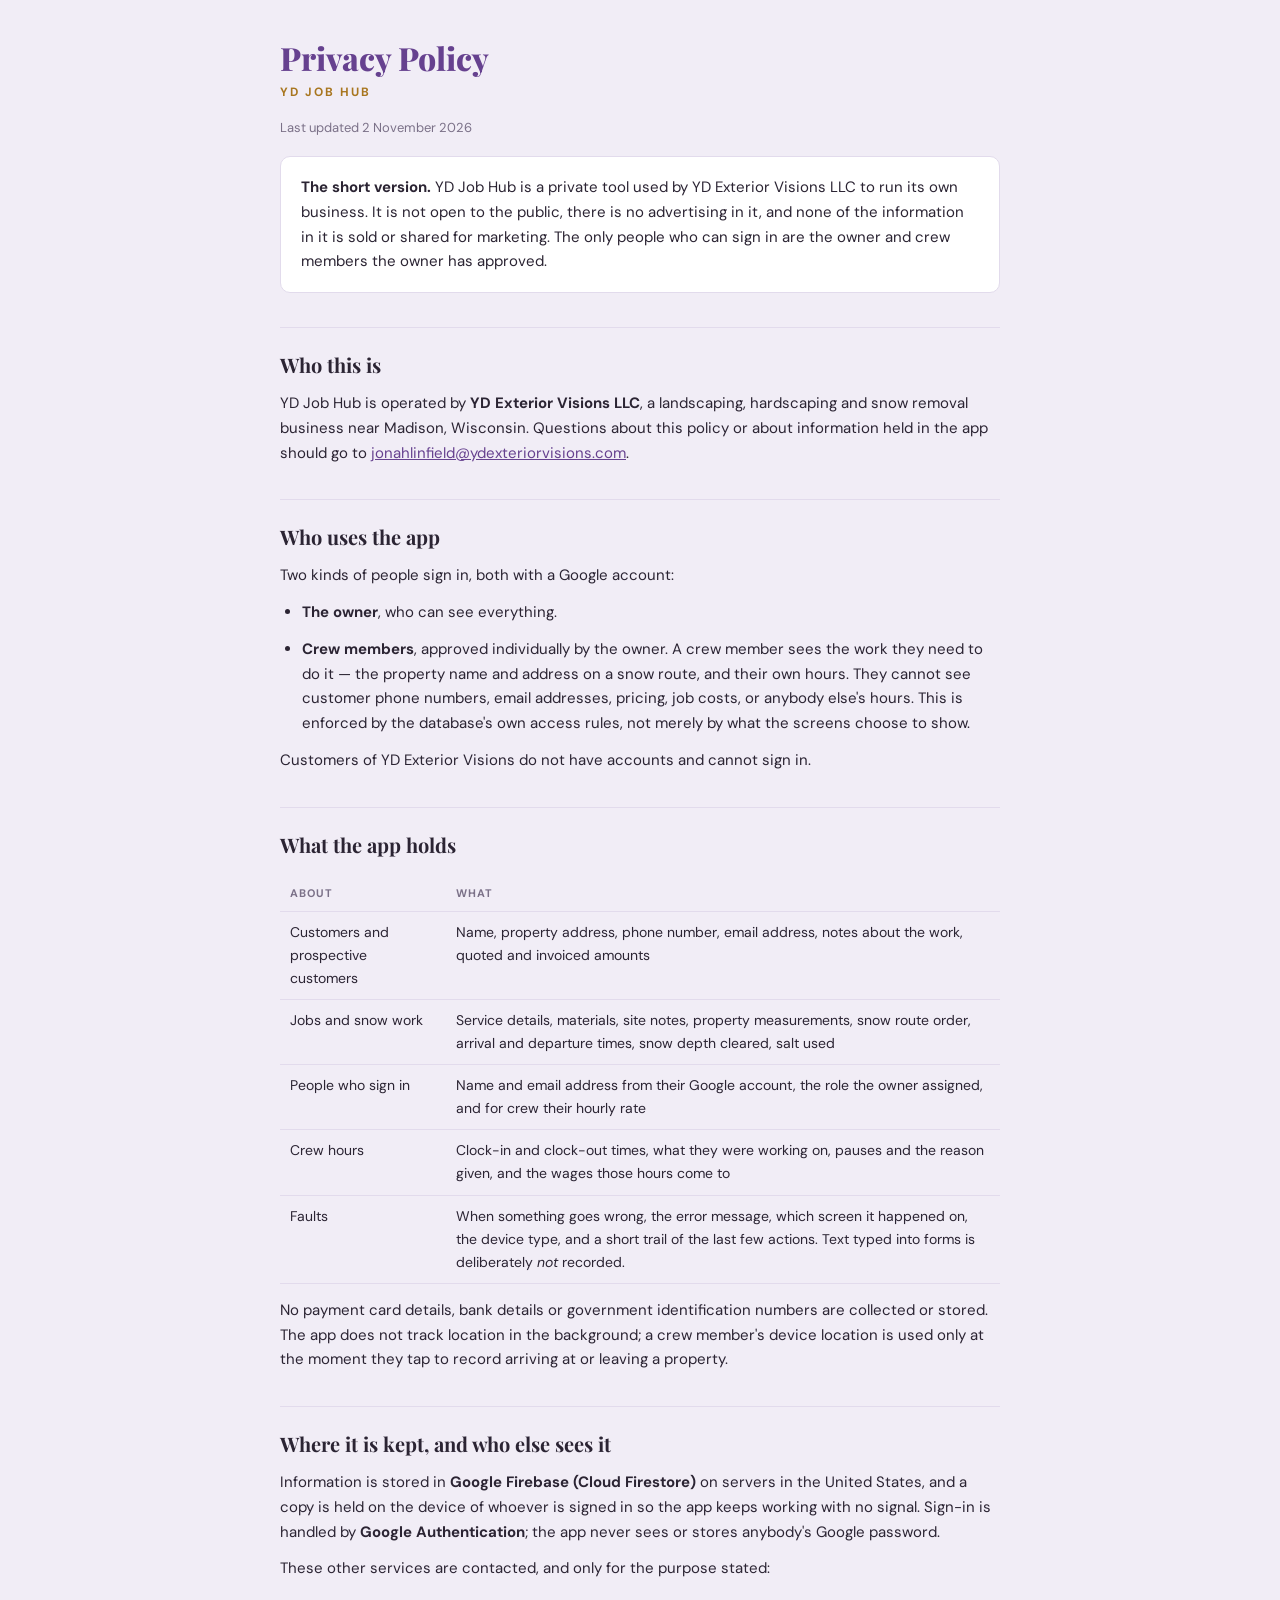
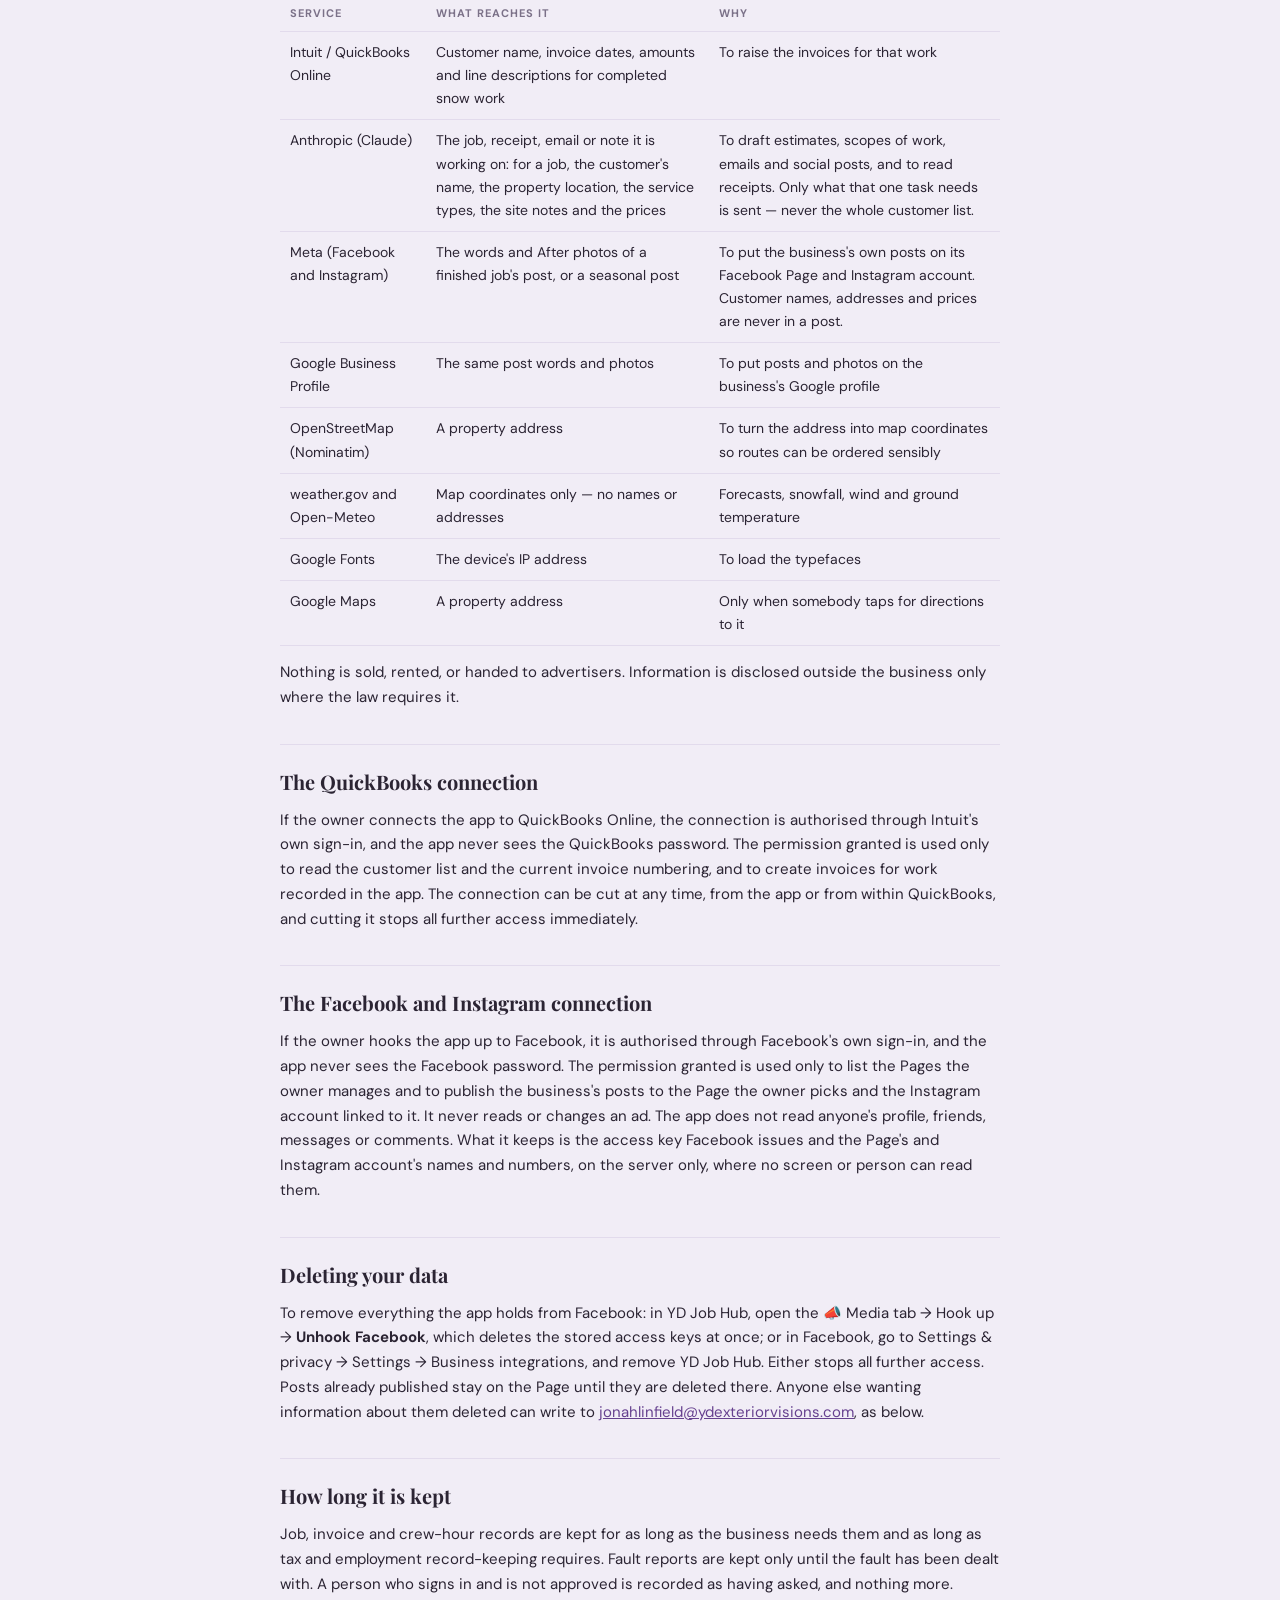
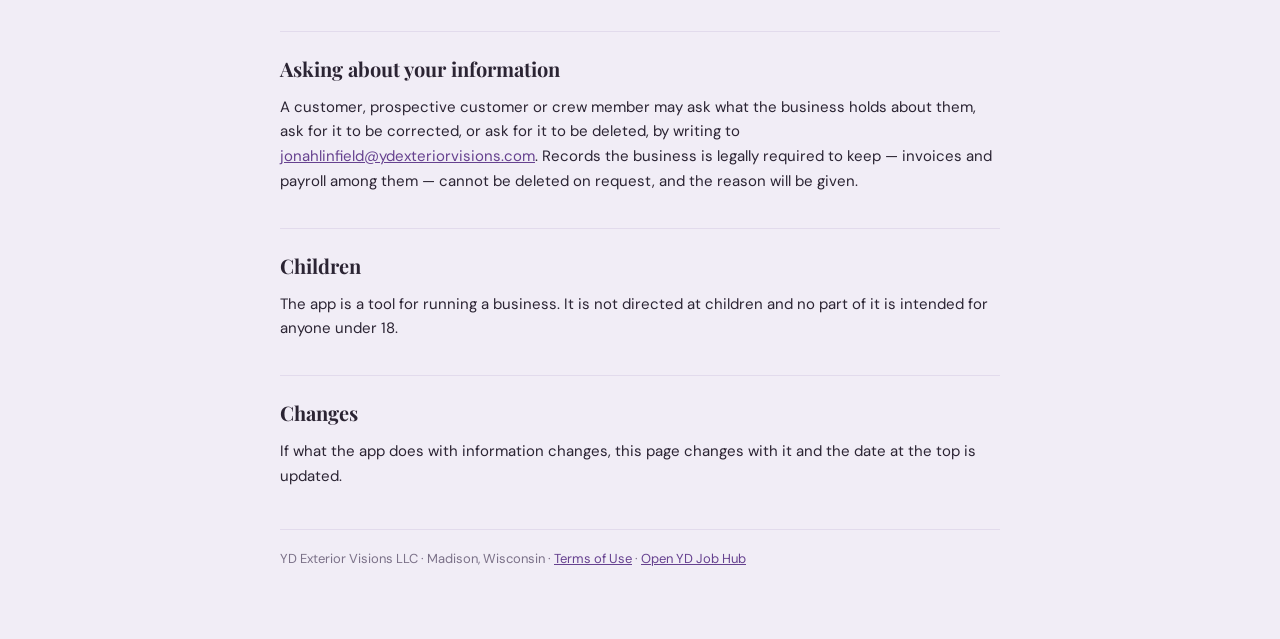
<file: privacy.html>
<!doctype html>
<html lang="en">
<head>
<meta charset="utf-8">
<meta name="viewport" content="width=device-width, initial-scale=1">
<title>Privacy Policy — YD Job Hub</title>
<link rel="icon" href="./icon-192.png">
<link rel="preconnect" href="https://fonts.googleapis.com">
<link href="https://fonts.googleapis.com/css2?family=Playfair+Display:wght@700;800&family=DM+Sans:wght@400;500;700&display=swap" rel="stylesheet">
<style>
  :root { --brand:#66418f; --brand-dark:#472c64; --accent:#c9922f; --accent-dark:#a8761f;
          --bg:#f1edf6; --surface:#fff; --text:#2b2433; --muted:#7b7188; --border:#e2dbec; }
  @media (prefers-color-scheme: dark) {
    :root:not([data-theme="light"]) { --bg:#0c0a0e; --surface:#171320; --text:#efe9f5;
      --muted:#9a8ea6; --border:#2b2436; --brand:#8a5fb8; --accent:#f0b04a; }
  }
  * { box-sizing:border-box; margin:0; padding:0; }
  body { font-family:'DM Sans',system-ui,sans-serif; background:var(--bg); color:var(--text);
         line-height:1.65; padding:40px 16px 70px; }
  .wrap { max-width:720px; margin:0 auto; }
  h1 { font-family:'Playfair Display',serif; font-size:32px; font-weight:800; color:var(--brand);
       line-height:1.15; }
  .sub { font-size:12px; font-weight:700; letter-spacing:2px; text-transform:uppercase;
         color:var(--accent-dark); margin-top:6px; }
  .updated { font-size:13px; color:var(--muted); margin-top:14px; }
  h2 { font-family:'Playfair Display',serif; font-size:20px; font-weight:700; margin:34px 0 10px;
       padding-top:20px; border-top:1px solid var(--border); }
  p, li { font-size:15px; margin-bottom:12px; }
  ul { padding-left:22px; }
  strong { font-weight:700; }
  a { color:var(--brand); }
  .card { background:var(--surface); border:1px solid var(--border); border-radius:10px;
          padding:18px 20px; margin:18px 0; }
  table { width:100%; border-collapse:collapse; margin:14px 0; font-size:14px; }
  th, td { text-align:left; padding:9px 10px; border-bottom:1px solid var(--border);
           vertical-align:top; }
  th { font-size:11px; letter-spacing:1px; text-transform:uppercase; color:var(--muted); }
  footer { margin-top:40px; padding-top:18px; border-top:1px solid var(--border);
           font-size:13px; color:var(--muted); }
</style>
</head>
<body>
<div class="wrap">

  <h1>Privacy Policy</h1>
  <div class="sub">YD Job Hub</div>
  <p class="updated">Last updated 2 November 2026</p>

  <div class="card">
    <p style="margin:0"><strong>The short version.</strong> YD Job Hub is a private tool
    used by YD Exterior Visions LLC to run its own business. It is not open to the public,
    there is no advertising in it, and none of the information in it is sold or shared for
    marketing. The only people who can sign in are the owner and crew members the owner has
    approved.</p>
  </div>

  <h2>Who this is</h2>
  <p>YD Job Hub is operated by <strong>YD Exterior Visions LLC</strong>, a landscaping,
  hardscaping and snow removal business near Madison, Wisconsin. Questions about this policy
  or about information held in the app should go to
  <a href="mailto:jonahlinfield@ydexteriorvisions.com">jonahlinfield@ydexteriorvisions.com</a>.</p>

  <h2>Who uses the app</h2>
  <p>Two kinds of people sign in, both with a Google account:</p>
  <ul>
    <li><strong>The owner</strong>, who can see everything.</li>
    <li><strong>Crew members</strong>, approved individually by the owner. A crew member sees
    the work they need to do it — the property name and address on a snow route, and their own
    hours. They cannot see customer phone numbers, email addresses, pricing, job costs, or
    anybody else's hours. This is enforced by the database's own access rules, not merely by
    what the screens choose to show.</li>
  </ul>
  <p>Customers of YD Exterior Visions do not have accounts and cannot sign in.</p>

  <h2>What the app holds</h2>
  <table>
    <tr><th>About</th><th>What</th></tr>
    <tr><td>Customers and prospective customers</td>
        <td>Name, property address, phone number, email address, notes about the work, quoted
        and invoiced amounts</td></tr>
    <tr><td>Jobs and snow work</td>
        <td>Service details, materials, site notes, property measurements, snow route order,
        arrival and departure times, snow depth cleared, salt used</td></tr>
    <tr><td>People who sign in</td>
        <td>Name and email address from their Google account, the role the owner assigned, and
        for crew their hourly rate</td></tr>
    <tr><td>Crew hours</td>
        <td>Clock-in and clock-out times, what they were working on, pauses and the reason
        given, and the wages those hours come to</td></tr>
    <tr><td>Faults</td>
        <td>When something goes wrong, the error message, which screen it happened on, the
        device type, and a short trail of the last few actions. Text typed into forms is
        deliberately <em>not</em> recorded.</td></tr>
  </table>
  <p>No payment card details, bank details or government identification numbers are collected
  or stored. The app does not track location in the background; a crew member's device
  location is used only at the moment they tap to record arriving at or leaving a property.</p>

  <h2>Where it is kept, and who else sees it</h2>
  <p>Information is stored in <strong>Google Firebase (Cloud Firestore)</strong> on servers in
  the United States, and a copy is held on the device of whoever is signed in so the app keeps
  working with no signal. Sign-in is handled by <strong>Google Authentication</strong>; the app
  never sees or stores anybody's Google password.</p>
  <p>These other services are contacted, and only for the purpose stated:</p>
  <table>
    <tr><th>Service</th><th>What reaches it</th><th>Why</th></tr>
    <tr><td>Intuit / QuickBooks Online</td>
        <td>Customer name, invoice dates, amounts and line descriptions for completed snow work</td>
        <td>To raise the invoices for that work</td></tr>
    <tr><td>Anthropic (Claude)</td>
        <td>The job, receipt, email or note it is working on: for a job, the customer's name,
        the property location, the service types, the site notes and the prices</td>
        <td>To draft estimates, scopes of work, emails and social posts, and to read receipts.
        Only what that one task needs is sent — never the whole customer list.</td></tr>
    <tr><td>Meta (Facebook and Instagram)</td>
        <td>The words and After photos of a finished job's post, or a seasonal post</td>
        <td>To put the business's own posts on its Facebook Page and Instagram account. Customer names, addresses
        and prices are never in a post.</td></tr>
    <tr><td>Google Business Profile</td>
        <td>The same post words and photos</td>
        <td>To put posts and photos on the business's Google profile</td></tr>
    <tr><td>OpenStreetMap (Nominatim)</td>
        <td>A property address</td>
        <td>To turn the address into map coordinates so routes can be ordered sensibly</td></tr>
    <tr><td>weather.gov and Open-Meteo</td>
        <td>Map coordinates only — no names or addresses</td>
        <td>Forecasts, snowfall, wind and ground temperature</td></tr>
    <tr><td>Google Fonts</td><td>The device's IP address</td><td>To load the typefaces</td></tr>
    <tr><td>Google Maps</td><td>A property address</td>
        <td>Only when somebody taps for directions to it</td></tr>
  </table>
  <p>Nothing is sold, rented, or handed to advertisers. Information is disclosed outside the
  business only where the law requires it.</p>

  <h2>The QuickBooks connection</h2>
  <p>If the owner connects the app to QuickBooks Online, the connection is authorised through
  Intuit's own sign-in, and the app never sees the QuickBooks password. The permission granted
  is used only to read the customer list and the current invoice numbering, and to create
  invoices for work recorded in the app. The connection can be cut at any time, from the app
  or from within QuickBooks, and cutting it stops all further access immediately.</p>

  <h2>The Facebook and Instagram connection</h2>
  <p>If the owner hooks the app up to Facebook, it is authorised through Facebook's own
  sign-in, and the app never sees the Facebook password. The permission granted is used only
  to list the Pages the owner manages and to publish the business's posts to the Page the owner
  picks and the Instagram account linked to it. It never reads or changes an ad. The app does not
  read anyone's profile, friends, messages or comments. What it keeps is the access key Facebook
  issues and the Page's and Instagram account's names and numbers, on the server only, where no
  screen or person can read them.</p>

  <h2 id="delete">Deleting your data</h2>
  <p>To remove everything the app holds from Facebook: in YD Job Hub, open the 📣 Media tab → Hook up →
  <strong>Unhook Facebook</strong>, which deletes the stored access keys at once; or in Facebook,
  go to Settings &amp; privacy → Settings → Business integrations, and remove YD Job Hub. Either
  stops all further access. Posts already published stay on the Page until they are deleted
  there. Anyone else wanting information about them deleted can write to
  <a href="mailto:jonahlinfield@ydexteriorvisions.com">jonahlinfield@ydexteriorvisions.com</a>,
  as below.</p>

  <h2>How long it is kept</h2>
  <p>Job, invoice and crew-hour records are kept for as long as the business needs them and as
  long as tax and employment record-keeping requires. Fault reports are kept only until the
  fault has been dealt with. A person who signs in and is not approved is recorded as having
  asked, and nothing more.</p>

  <h2>Asking about your information</h2>
  <p>A customer, prospective customer or crew member may ask what the business holds about
  them, ask for it to be corrected, or ask for it to be deleted, by writing to
  <a href="mailto:jonahlinfield@ydexteriorvisions.com">jonahlinfield@ydexteriorvisions.com</a>.
  Records the business is legally required to keep — invoices and payroll among them — cannot
  be deleted on request, and the reason will be given.</p>

  <h2>Children</h2>
  <p>The app is a tool for running a business. It is not directed at children and no part of it
  is intended for anyone under 18.</p>

  <h2>Changes</h2>
  <p>If what the app does with information changes, this page changes with it and the date at
  the top is updated.</p>

  <footer>
    YD Exterior Visions LLC · Madison, Wisconsin ·
    <a href="./terms.html">Terms of Use</a> ·
    <a href="./">Open YD Job Hub</a>
  </footer>
</div>
</body>
</html>
</file>
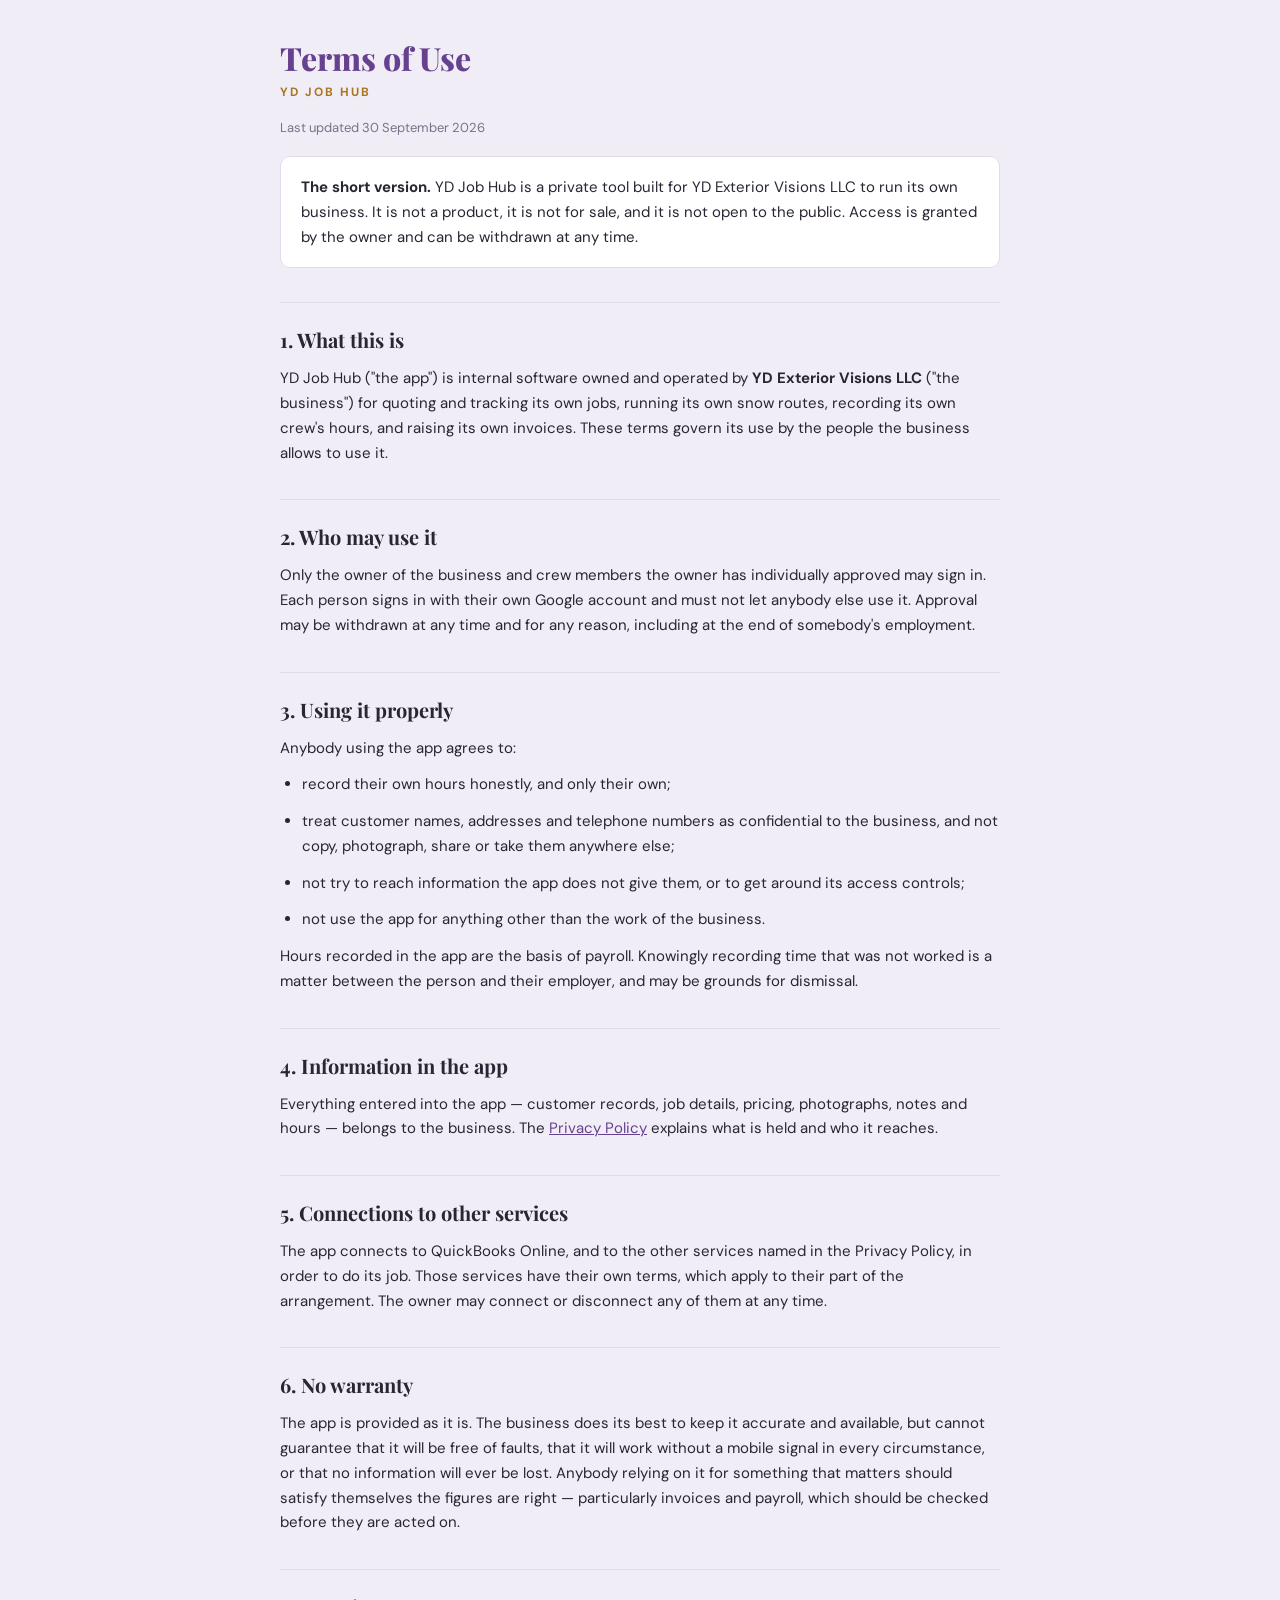
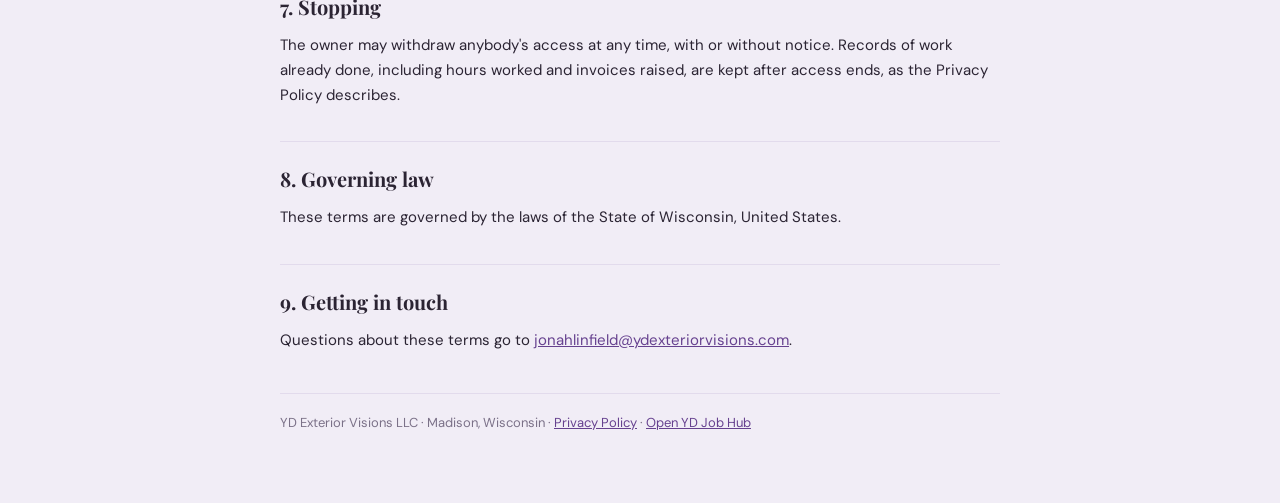
<file: terms.html>
<!doctype html>
<html lang="en">
<head>
<meta charset="utf-8">
<meta name="viewport" content="width=device-width, initial-scale=1">
<title>Terms of Use — YD Job Hub</title>
<link rel="icon" href="./icon-192.png">
<link rel="preconnect" href="https://fonts.googleapis.com">
<link href="https://fonts.googleapis.com/css2?family=Playfair+Display:wght@700;800&family=DM+Sans:wght@400;500;700&display=swap" rel="stylesheet">
<style>
  :root { --brand:#66418f; --accent-dark:#a8761f; --bg:#f1edf6; --surface:#fff;
          --text:#2b2433; --muted:#7b7188; --border:#e2dbec; }
  @media (prefers-color-scheme: dark) {
    :root:not([data-theme="light"]) { --bg:#0c0a0e; --surface:#171320; --text:#efe9f5;
      --muted:#9a8ea6; --border:#2b2436; --brand:#8a5fb8; }
  }
  * { box-sizing:border-box; margin:0; padding:0; }
  body { font-family:'DM Sans',system-ui,sans-serif; background:var(--bg); color:var(--text);
         line-height:1.65; padding:40px 16px 70px; }
  .wrap { max-width:720px; margin:0 auto; }
  h1 { font-family:'Playfair Display',serif; font-size:32px; font-weight:800; color:var(--brand);
       line-height:1.15; }
  .sub { font-size:12px; font-weight:700; letter-spacing:2px; text-transform:uppercase;
         color:var(--accent-dark); margin-top:6px; }
  .updated { font-size:13px; color:var(--muted); margin-top:14px; }
  h2 { font-family:'Playfair Display',serif; font-size:20px; font-weight:700; margin:34px 0 10px;
       padding-top:20px; border-top:1px solid var(--border); }
  p, li { font-size:15px; margin-bottom:12px; }
  ul { padding-left:22px; }
  strong { font-weight:700; }
  a { color:var(--brand); }
  .card { background:var(--surface); border:1px solid var(--border); border-radius:10px;
          padding:18px 20px; margin:18px 0; }
  footer { margin-top:40px; padding-top:18px; border-top:1px solid var(--border);
           font-size:13px; color:var(--muted); }
</style>
</head>
<body>
<div class="wrap">

  <h1>Terms of Use</h1>
  <div class="sub">YD Job Hub</div>
  <p class="updated">Last updated 30 September 2026</p>

  <div class="card">
    <p style="margin:0"><strong>The short version.</strong> YD Job Hub is a private tool built
    for YD Exterior Visions LLC to run its own business. It is not a product, it is not for
    sale, and it is not open to the public. Access is granted by the owner and can be
    withdrawn at any time.</p>
  </div>

  <h2>1. What this is</h2>
  <p>YD Job Hub ("the app") is internal software owned and operated by
  <strong>YD Exterior Visions LLC</strong> ("the business") for quoting and tracking its own
  jobs, running its own snow routes, recording its own crew's hours, and raising its own
  invoices. These terms govern its use by the people the business allows to use it.</p>

  <h2>2. Who may use it</h2>
  <p>Only the owner of the business and crew members the owner has individually approved may
  sign in. Each person signs in with their own Google account and must not let anybody else
  use it. Approval may be withdrawn at any time and for any reason, including at the end of
  somebody's employment.</p>

  <h2>3. Using it properly</h2>
  <p>Anybody using the app agrees to:</p>
  <ul>
    <li>record their own hours honestly, and only their own;</li>
    <li>treat customer names, addresses and telephone numbers as confidential to the business,
    and not copy, photograph, share or take them anywhere else;</li>
    <li>not try to reach information the app does not give them, or to get around its access
    controls;</li>
    <li>not use the app for anything other than the work of the business.</li>
  </ul>
  <p>Hours recorded in the app are the basis of payroll. Knowingly recording time that was not
  worked is a matter between the person and their employer, and may be grounds for dismissal.</p>

  <h2>4. Information in the app</h2>
  <p>Everything entered into the app — customer records, job details, pricing, photographs,
  notes and hours — belongs to the business. The <a href="./privacy.html">Privacy Policy</a>
  explains what is held and who it reaches.</p>

  <h2>5. Connections to other services</h2>
  <p>The app connects to QuickBooks Online, and to the other services named in the Privacy
  Policy, in order to do its job. Those services have their own terms, which apply to their
  part of the arrangement. The owner may connect or disconnect any of them at any time.</p>

  <h2>6. No warranty</h2>
  <p>The app is provided as it is. The business does its best to keep it accurate and
  available, but cannot guarantee that it will be free of faults, that it will work without a
  mobile signal in every circumstance, or that no information will ever be lost. Anybody
  relying on it for something that matters should satisfy themselves the figures are right —
  particularly invoices and payroll, which should be checked before they are acted on.</p>

  <h2>7. Stopping</h2>
  <p>The owner may withdraw anybody's access at any time, with or without notice. Records of
  work already done, including hours worked and invoices raised, are kept after access ends,
  as the Privacy Policy describes.</p>

  <h2>8. Governing law</h2>
  <p>These terms are governed by the laws of the State of Wisconsin, United States.</p>

  <h2>9. Getting in touch</h2>
  <p>Questions about these terms go to
  <a href="mailto:jonahlinfield@ydexteriorvisions.com">jonahlinfield@ydexteriorvisions.com</a>.</p>

  <footer>
    YD Exterior Visions LLC · Madison, Wisconsin ·
    <a href="./privacy.html">Privacy Policy</a> ·
    <a href="./">Open YD Job Hub</a>
  </footer>
</div>
</body>
</html>
</file>
